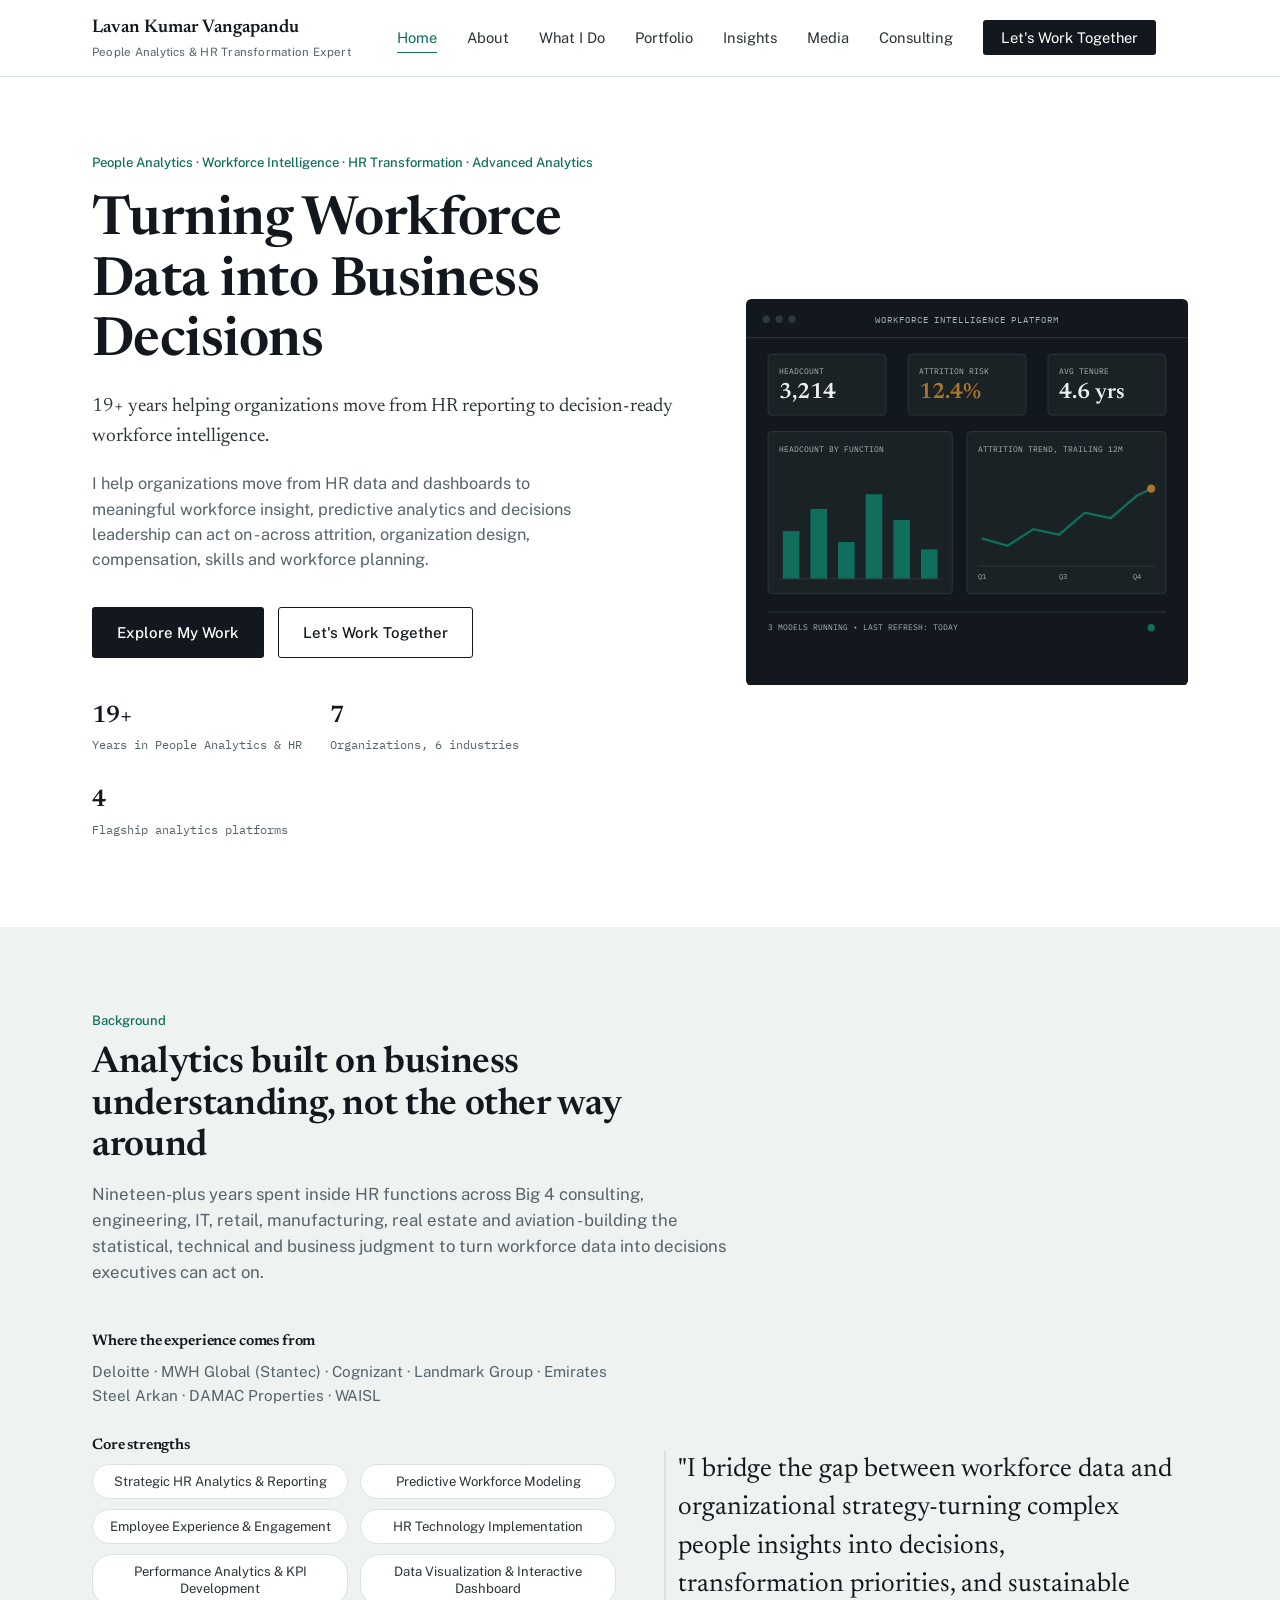
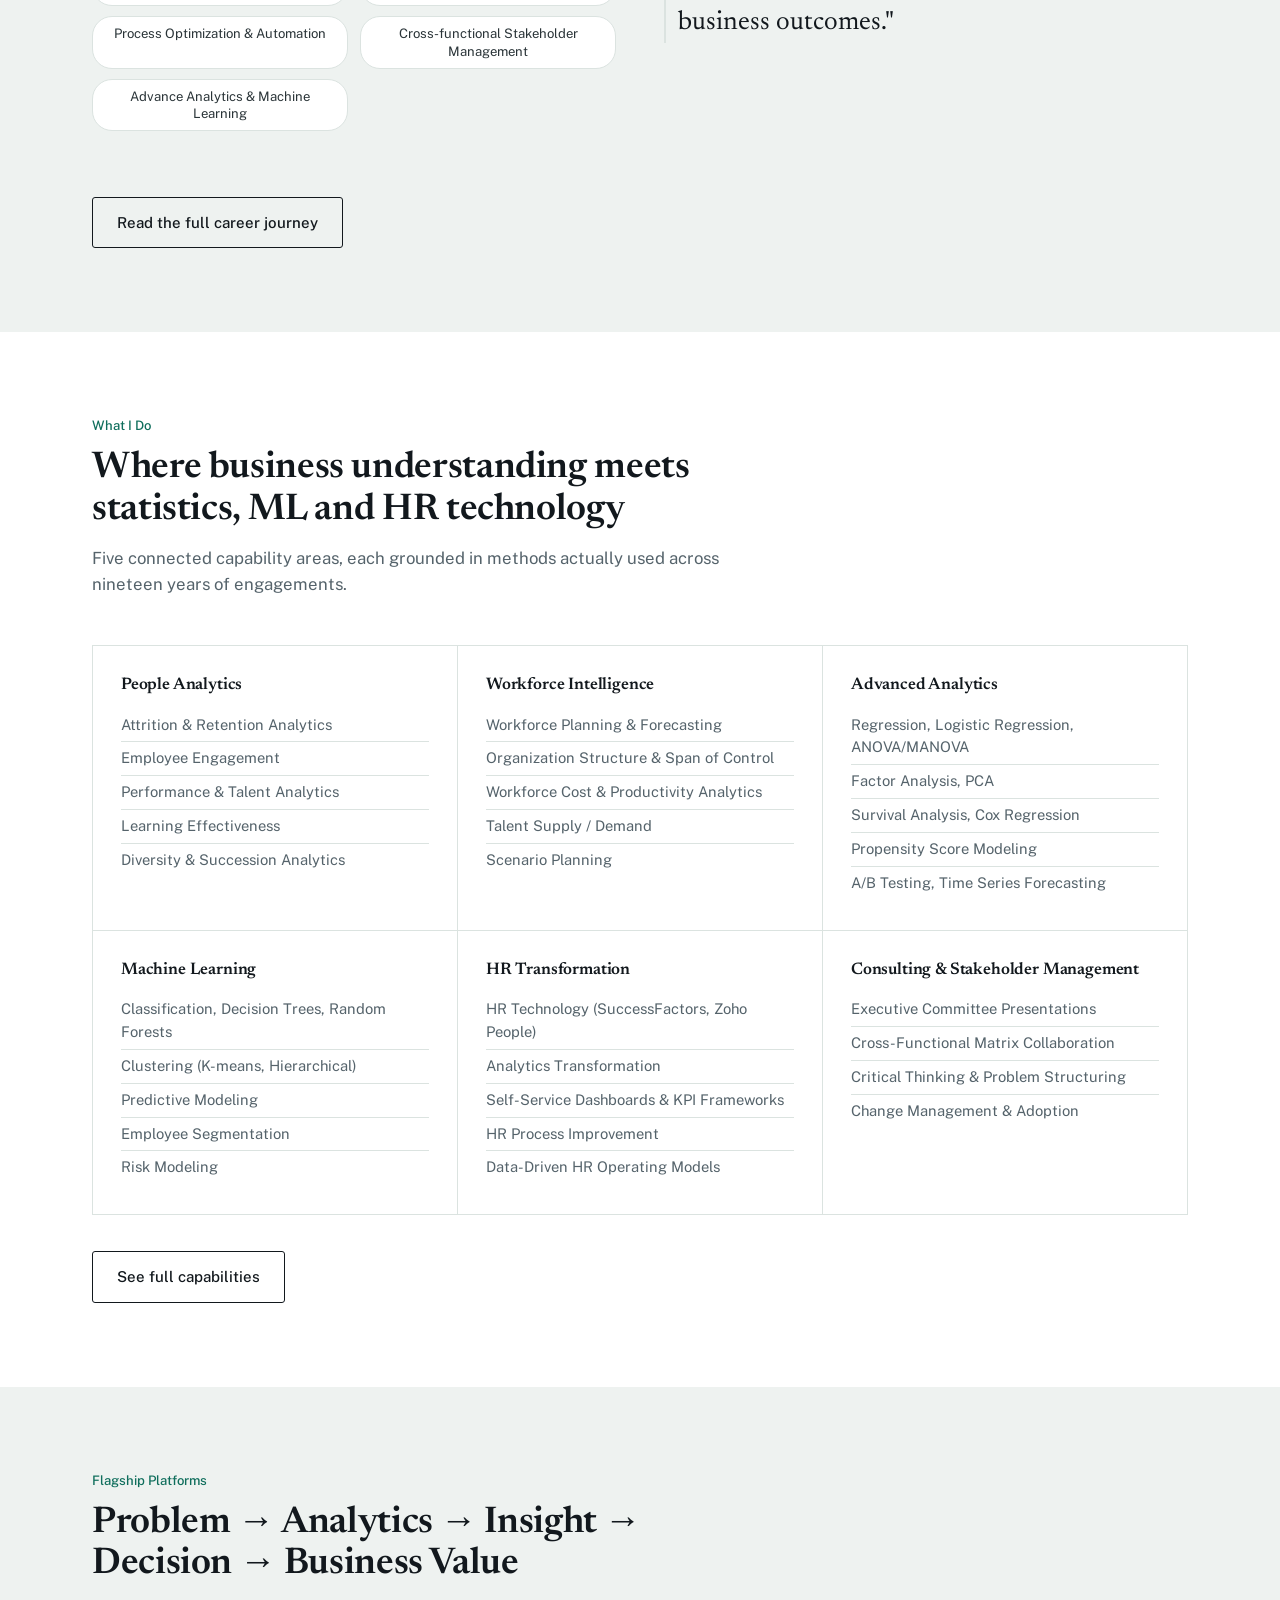
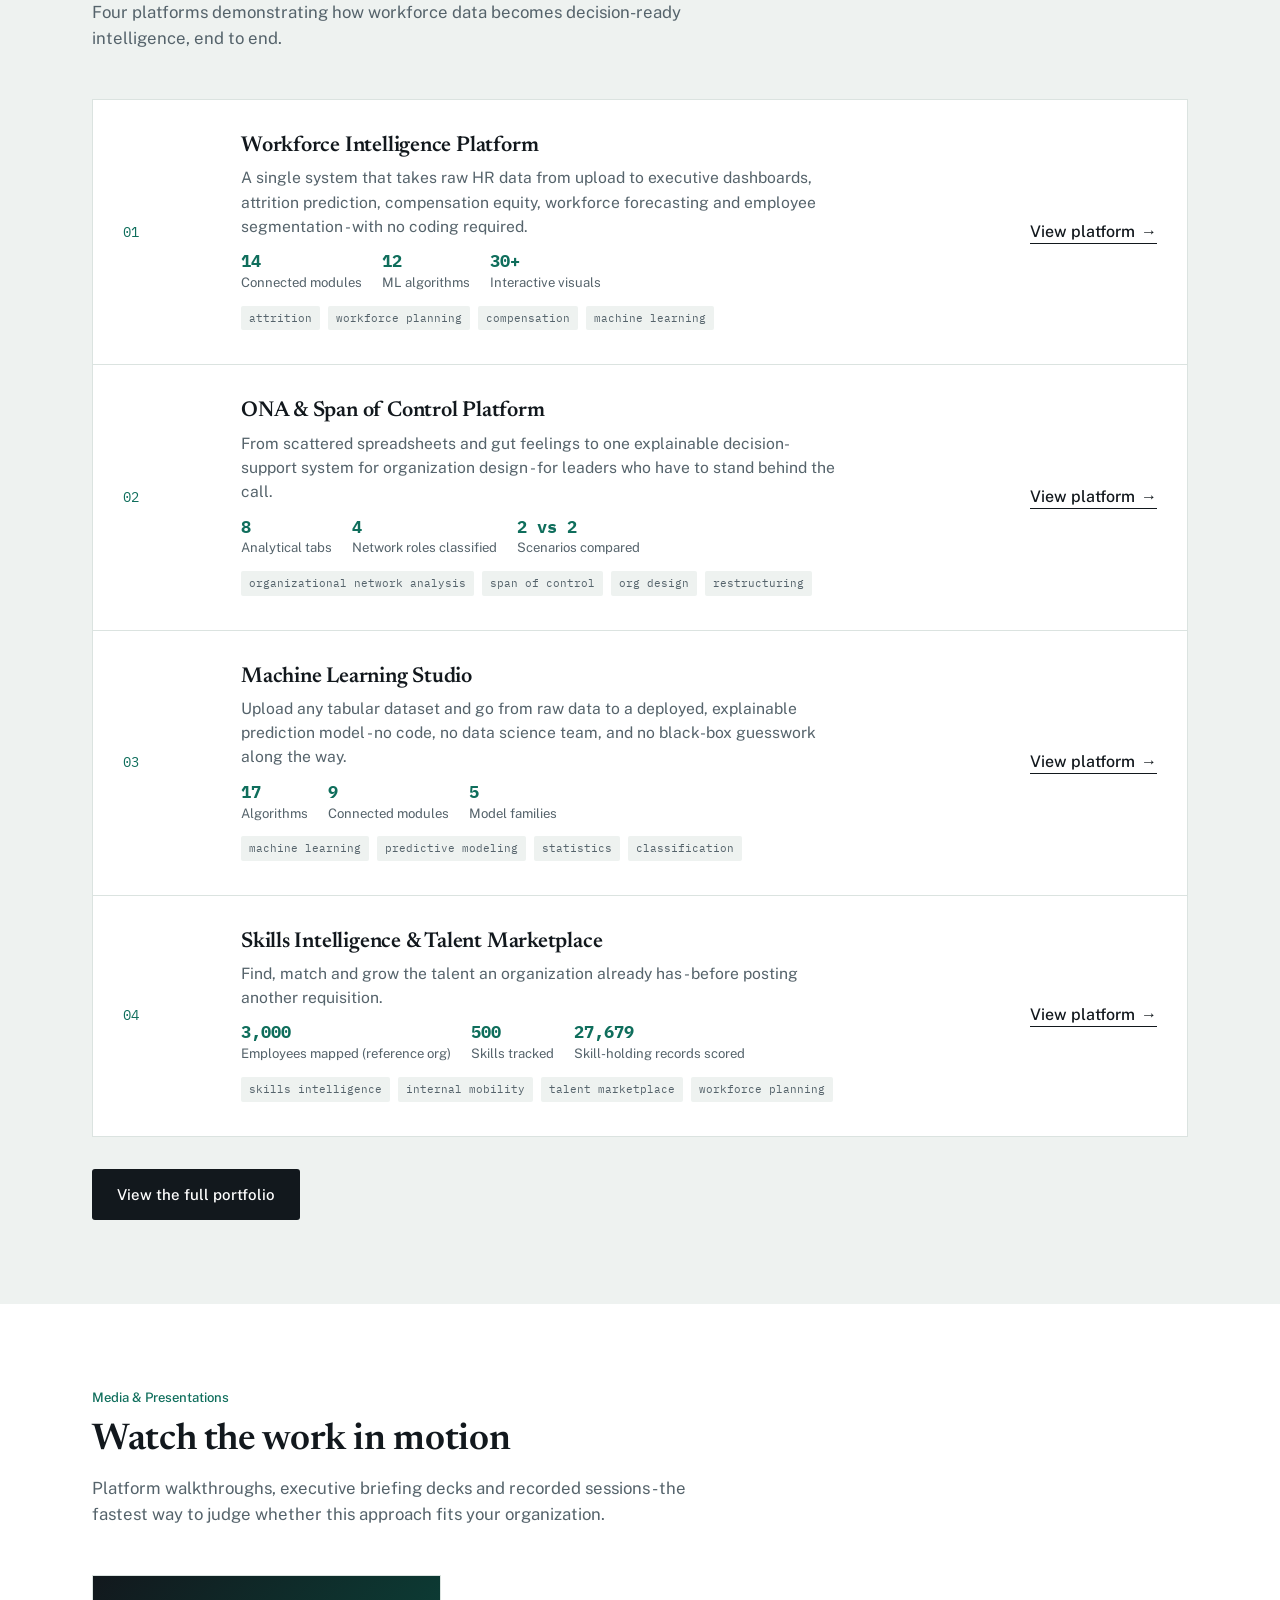
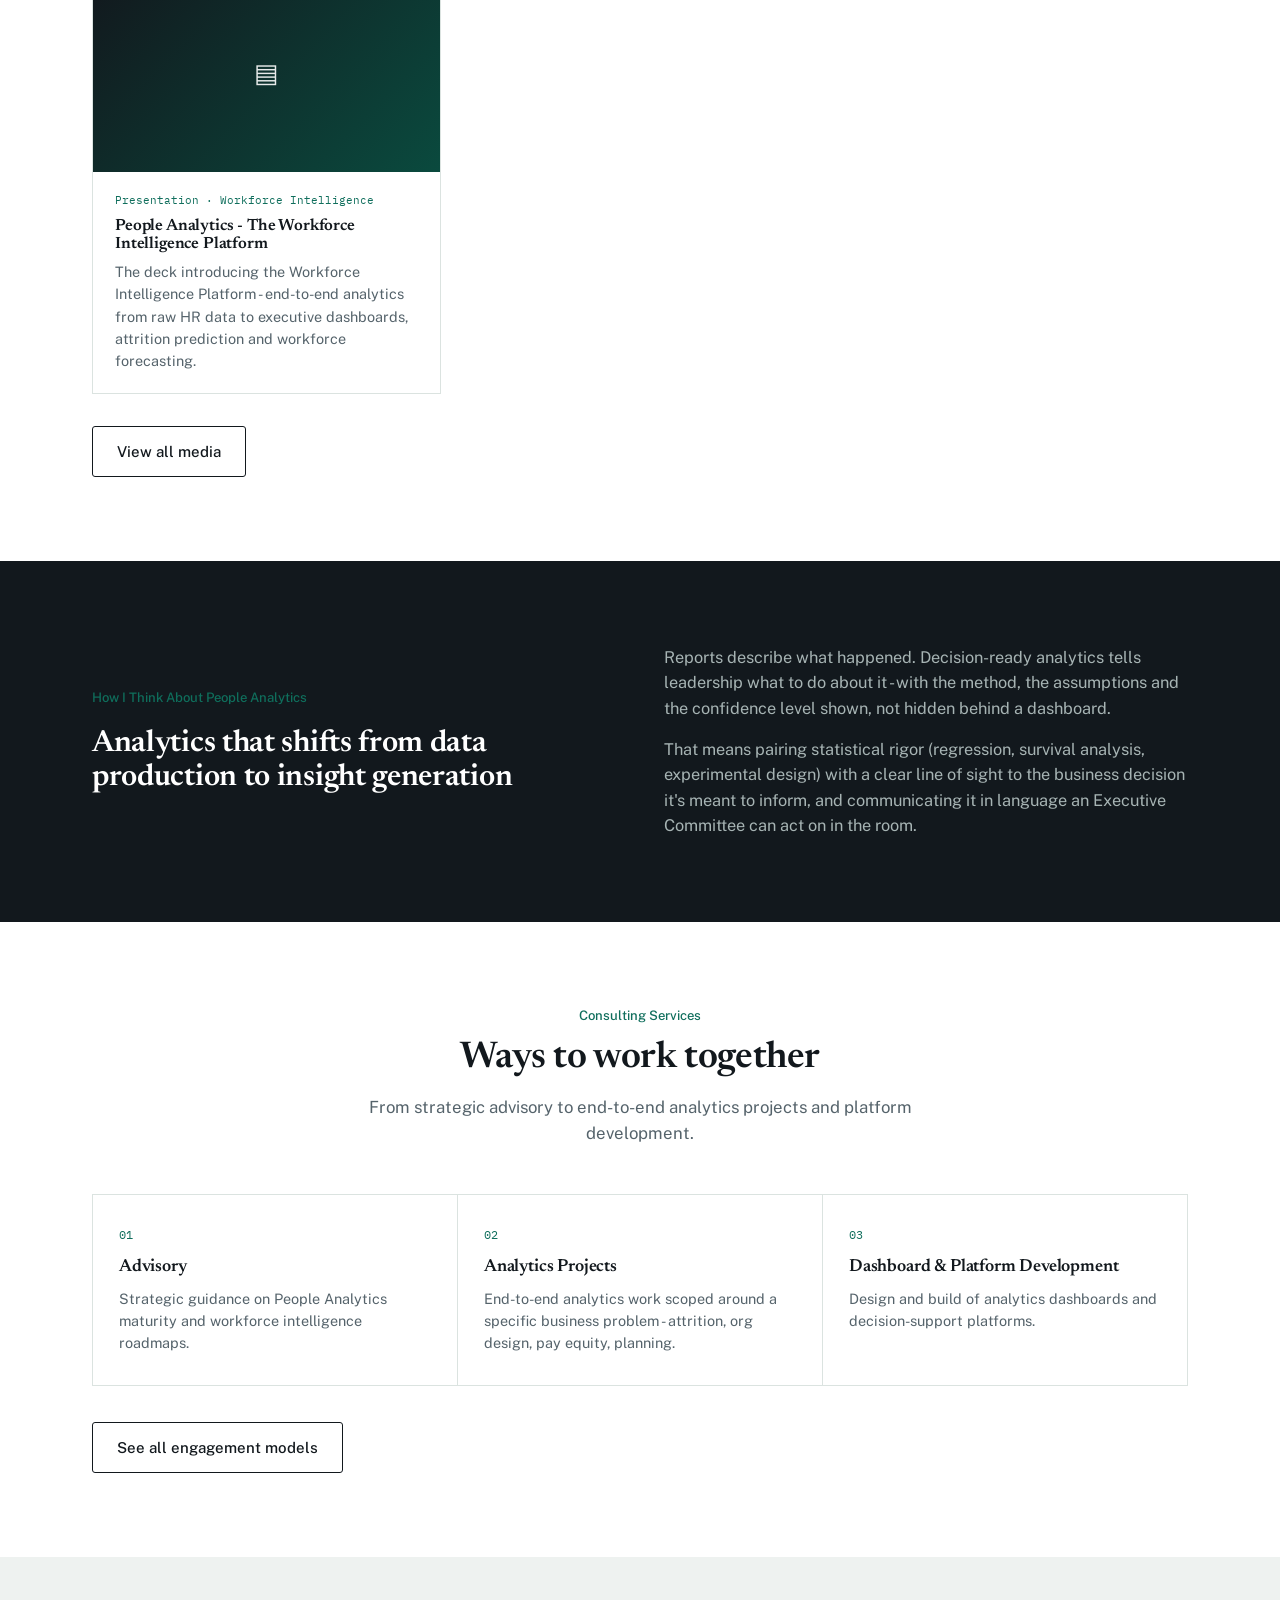
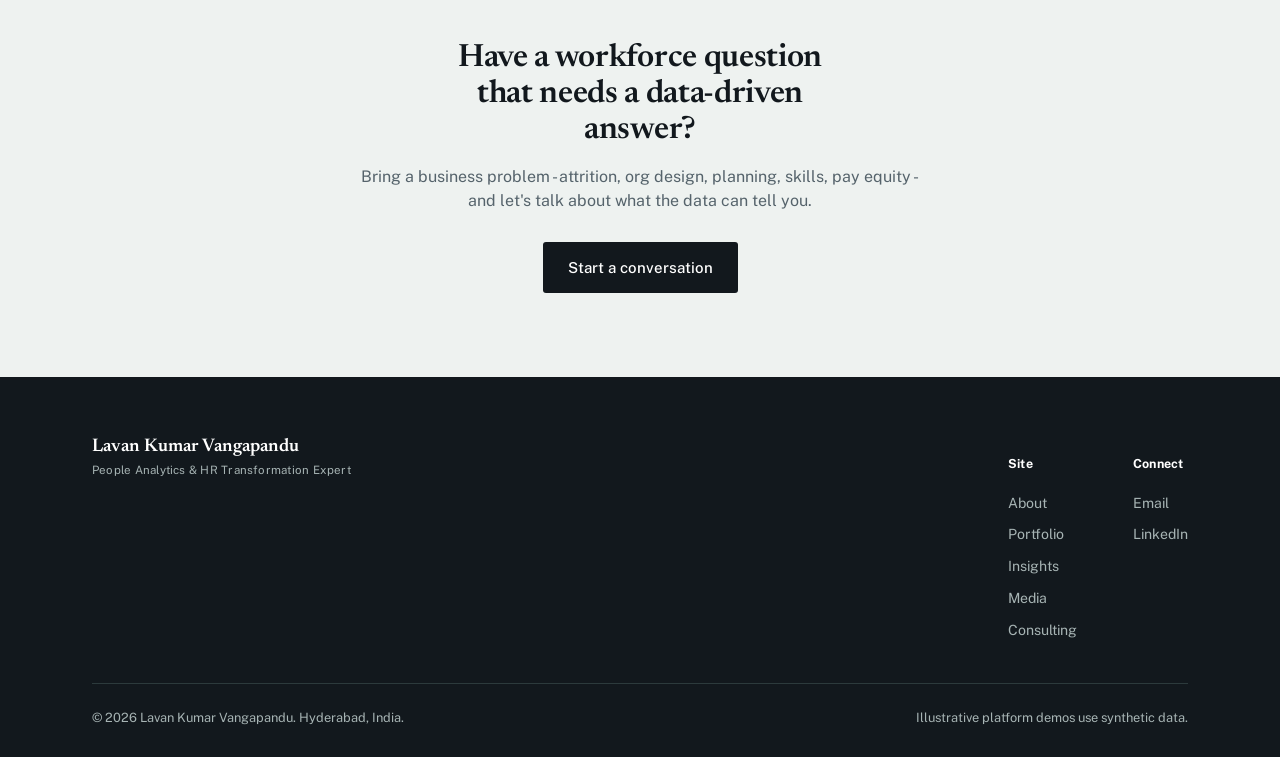
<file: index.html>
<!DOCTYPE html>
<html lang="en">
<head>
<meta charset="UTF-8">
<meta name="viewport" content="width=device-width, initial-scale=1.0">
<title>Lavan Kumar Vangapandu - People Analytics & HR Transformation Expert</title>
<meta name="description" content="People Analytics & HR Transformation expert with 19+ years across Big 4 consulting, engineering, IT, retail, manufacturing, real estate and aviation. Turning workforce data into business decisions.">
<meta property="og:title" content="Lavan Kumar Vangapandu - People Analytics & HR Transformation Expert">
<meta property="og:description" content="Turning workforce data into business decisions. People Analytics consulting, workforce intelligence platforms, and HR transformation.">
<meta property="og:type" content="website">
<meta name="robots" content="index,follow">
<link rel="canonical" href="https://tasthaintelion.com/">
<link rel="stylesheet" href="assets/css/style.css">
<script type="application/ld+json">
{
  "@context": "https://schema.org",
  "@type": "Person",
  "name": "Lavan Kumar Vangapandu",
  "jobTitle": "People Analytics & HR Transformation Expert",
  "url": "https://tasthaintelion.com/",
  "sameAs": [],
  "address": { "@type": "PostalAddress", "addressLocality": "Hyderabad", "addressRegion": "Telangana", "addressCountry": "IN" }
}
</script>
</head>
<body>

<header class="site-header">
  <div class="wrap">
    <a href="index.html" class="brand">
      <span class="brand-name">Lavan Kumar Vangapandu</span>
      <span class="brand-role">People Analytics &amp; HR Transformation Expert</span>
    </a>
    <button class="nav-toggle" aria-label="Toggle menu" aria-expanded="false"><span></span></button>
    <nav class="main-nav">
      <div class="wrap">
        <ul>
          <li><a href="index.html" data-page="index.html" class="active">Home</a></li>
          <li><a href="about.html" data-page="about.html">About</a></li>
          <li><a href="what-i-do.html" data-page="what-i-do.html">What I Do</a></li>
          <li><a href="portfolio.html" data-page="portfolio.html">Portfolio</a></li>
          <li><a href="insights.html" data-page="insights.html">Insights</a></li>
          <li><a href="media.html" data-page="media.html">Media</a></li>
          <li><a href="consulting.html" data-page="consulting.html">Consulting</a></li>
          <li><a href="consulting.html#contact" class="nav-cta">Let's Work Together</a></li>
        </ul>
      </div>
    </nav>
  </div>
</header>

<main>

  <!-- HERO -->
  <section class="hero">
    <div class="wrap">
      <div>
        <div class="eyebrow">People Analytics · Workforce Intelligence · HR Transformation · Advanced Analytics</div>
        <h1>Turning Workforce Data into Business Decisions</h1>
        <p class="lede">19+ years helping organizations move from HR reporting to decision-ready workforce intelligence.</p>
        <p class="support">I help organizations move from HR data and dashboards to meaningful workforce insight, predictive analytics and decisions leadership can act on - across attrition, organization design, compensation, skills and workforce planning.</p>
        <div class="cta-row">
          <a href="portfolio.html" class="btn btn-primary">Explore My Work</a>
          <a href="consulting.html#contact" class="btn btn-outline">Let's Work Together</a>
        </div>
        <div class="hero-meta">
          <div><strong>19+</strong>Years in People Analytics &amp; HR</div>
          <div><strong>7</strong>Organizations, 6 industries</div>
          <div><strong>4</strong>Flagship analytics platforms</div>
        </div>
      </div>
      <div class="hero-viz" aria-hidden="true">
        <svg viewBox="0 0 480 420" xmlns="http://www.w3.org/2000/svg">
          <rect x="0" y="0" width="480" height="420" rx="6" fill="#12181D"/>

          <!-- window chrome -->
          <circle cx="22" cy="22" r="4" fill="#2C3A3C"/>
          <circle cx="36" cy="22" r="4" fill="#2C3A3C"/>
          <circle cx="50" cy="22" r="4" fill="#2C3A3C"/>
          <text x="240" y="26" text-anchor="middle" fill="#A7B4B4" font-family="IBM Plex Mono, monospace" font-size="10" letter-spacing="1">WORKFORCE INTELLIGENCE PLATFORM</text>
          <line x1="0" y1="42" x2="480" y2="42" stroke="#2C3A3C" stroke-width="1"/>

          <!-- KPI tiles -->
          <g>
            <rect x="24" y="60" width="128" height="66" rx="4" fill="#1A2226" stroke="#2C3A3C"/>
            <text x="36" y="82" fill="#A7B4B4" font-family="IBM Plex Mono, monospace" font-size="9">HEADCOUNT</text>
            <text x="36" y="108" fill="#EDEFEE" font-family="Newsreader, serif" font-size="24" font-weight="600">3,214</text>
          </g>
          <g>
            <rect x="176" y="60" width="128" height="66" rx="4" fill="#1A2226" stroke="#2C3A3C"/>
            <text x="188" y="82" fill="#A7B4B4" font-family="IBM Plex Mono, monospace" font-size="9">ATTRITION RISK</text>
            <text x="188" y="108" fill="#A9752B" font-family="Newsreader, serif" font-size="24" font-weight="600">12.4%</text>
          </g>
          <g>
            <rect x="328" y="60" width="128" height="66" rx="4" fill="#1A2226" stroke="#2C3A3C"/>
            <text x="340" y="82" fill="#A7B4B4" font-family="IBM Plex Mono, monospace" font-size="9">AVG TENURE</text>
            <text x="340" y="108" fill="#EDEFEE" font-family="Newsreader, serif" font-size="24" font-weight="600">4.6 yrs</text>
          </g>

          <!-- bar chart panel -->
          <rect x="24" y="144" width="200" height="176" rx="4" fill="#1A2226" stroke="#2C3A3C"/>
          <text x="36" y="166" fill="#A7B4B4" font-family="IBM Plex Mono, monospace" font-size="9">HEADCOUNT BY FUNCTION</text>
          <g fill="#0F6E5C">
            <rect x="40" y="252" width="18" height="52"/>
            <rect x="70" y="228" width="18" height="76"/>
            <rect x="100" y="264" width="18" height="40"/>
            <rect x="130" y="212" width="18" height="92"/>
            <rect x="160" y="240" width="18" height="64"/>
            <rect x="190" y="272" width="18" height="32"/>
          </g>
          <line x1="36" y1="304" x2="212" y2="304" stroke="#2C3A3C" stroke-width="1"/>

          <!-- trend line panel -->
          <rect x="240" y="144" width="216" height="176" rx="4" fill="#1A2226" stroke="#2C3A3C"/>
          <text x="252" y="166" fill="#A7B4B4" font-family="IBM Plex Mono, monospace" font-size="9">ATTRITION TREND, TRAILING 12M</text>
          <polyline points="256,260 284,268 312,250 340,256 368,232 396,238 424,214 440,206"
                    fill="none" stroke="#0F6E5C" stroke-width="2.5"/>
          <circle cx="440" cy="206" r="4.5" fill="#A9752B"/>
          <line x1="252" y1="290" x2="444" y2="290" stroke="#2C3A3C" stroke-width="1"/>
          <g fill="#A7B4B4" font-family="IBM Plex Mono, monospace" font-size="8">
            <text x="252" y="304">Q1</text>
            <text x="340" y="304">Q3</text>
            <text x="420" y="304">Q4</text>
          </g>

          <!-- footer status line -->
          <line x1="24" y1="340" x2="456" y2="340" stroke="#2C3A3C" stroke-width="1"/>
          <text x="24" y="360" fill="#A7B4B4" font-family="IBM Plex Mono, monospace" font-size="9">3 MODELS RUNNING &#8226; LAST REFRESH: TODAY</text>
          <circle cx="440" cy="357" r="4" fill="#0F6E5C"/>
        </svg>
      </div>
    </div>
  </section>

  <!-- CREDIBILITY -->
  <section class="alt">
    <div class="wrap">
      <div class="section-head">
        <div class="eyebrow">Background</div>
        <h2>Analytics built on business understanding, not the other way around</h2>
        <p>Nineteen-plus years spent inside HR functions across Big 4 consulting, engineering, IT, retail, manufacturing, real estate and aviation - building the statistical, technical and business judgment to turn workforce data into decisions executives can act on.</p>
      </div>
      <div class="two-col">
        <div>
          <div class="comp-block">
            <h4>Where the experience comes from</h4>
            <p style="color:var(--slate); font-size:0.95rem;">Deloitte · MWH Global (Stantec) · Cognizant · Landmark Group · Emirates Steel Arkan · DAMAC Properties · WAISL</p>
          </div>
          <div class="comp-block">
            <h4>Core strengths</h4>
            <div class="pill-row">
              <span class="pill">Strategic HR Analytics &amp; Reporting</span>
              <span class="pill">Predictive Workforce Modeling</span>
              <span class="pill">Employee Experience &amp; Engagement</span>
              <span class="pill">HR Technology Implementation</span>
              <span class="pill">Performance Analytics &amp; KPI Development</span>
              <span class="pill">Data Visualization &amp; Interactive Dashboard</span>
              <span class="pill">Process Optimization &amp; Automation</span>
              <span class="pill">Cross-functional Stakeholder Management</span>
              <span class="pill">Advance Analytics &amp; Machine Learning</span>
            </div>
          </div>
        </div>
        <div class="quote-block">
          "I bridge the gap between workforce data and organizational strategy-turning complex people insights into decisions, transformation priorities, and sustainable business outcomes."
        </div>
      </div>
      <div class="cta-row" style="margin-top:36px;">
        <a href="about.html" class="btn btn-outline">Read the full career journey</a>
      </div>
    </div>
  </section>

  <!-- WHAT I DO -->
  <section>
    <div class="wrap">
      <div class="section-head">
        <div class="eyebrow">What I Do</div>
        <h2>Where business understanding meets statistics, ML and HR technology</h2>
        <p>Five connected capability areas, each grounded in methods actually used across nineteen years of engagements.</p>
      </div>
      <div class="capability-grid">
        <div class="capability-card">
          <h3>People Analytics</h3>
          <ul>
            <li>Attrition &amp; Retention Analytics</li>
            <li>Employee Engagement</li>
            <li>Performance &amp; Talent Analytics</li>
            <li>Learning Effectiveness</li>
            <li>Diversity &amp; Succession Analytics</li>
          </ul>
        </div>
        <div class="capability-card">
          <h3>Workforce Intelligence</h3>
          <ul>
            <li>Workforce Planning &amp; Forecasting</li>
            <li>Organization Structure &amp; Span of Control</li>
            <li>Workforce Cost &amp; Productivity Analytics</li>
            <li>Talent Supply / Demand</li>
            <li>Scenario Planning</li>
          </ul>
        </div>
        <div class="capability-card">
          <h3>Advanced Analytics</h3>
          <ul>
            <li>Regression, Logistic Regression, ANOVA/MANOVA</li>
            <li>Factor Analysis, PCA</li>
            <li>Survival Analysis, Cox Regression</li>
            <li>Propensity Score Modeling</li>
            <li>A/B Testing, Time Series Forecasting</li>
          </ul>
        </div>
        <div class="capability-card">
          <h3>Machine Learning</h3>
          <ul>
            <li>Classification, Decision Trees, Random Forests</li>
            <li>Clustering (K-means, Hierarchical)</li>
            <li>Predictive Modeling</li>
            <li>Employee Segmentation</li>
            <li>Risk Modeling</li>
          </ul>
        </div>
        <div class="capability-card">
          <h3>HR Transformation</h3>
          <ul>
            <li>HR Technology (SuccessFactors, Zoho People)</li>
            <li>Analytics Transformation</li>
            <li>Self-Service Dashboards &amp; KPI Frameworks</li>
            <li>HR Process Improvement</li>
            <li>Data-Driven HR Operating Models</li>
          </ul>
        </div>
        <div class="capability-card">
          <h3>Consulting &amp; Stakeholder Management</h3>
          <ul>
            <li>Executive Committee Presentations</li>
            <li>Cross-Functional Matrix Collaboration</li>
            <li>Critical Thinking &amp; Problem Structuring</li>
            <li>Change Management &amp; Adoption</li>
          </ul>
        </div>
      </div>
      <div class="cta-row" style="margin-top:36px;">
        <a href="what-i-do.html" class="btn btn-outline">See full capabilities</a>
      </div>
    </div>
  </section>

  <!-- FLAGSHIP PROJECTS -->
  <section class="alt">
    <div class="wrap">
      <div class="section-head">
        <div class="eyebrow">Flagship Platforms</div>
        <h2>Problem → Analytics → Insight → Decision → Business Value</h2>
        <p>Four platforms demonstrating how workforce data becomes decision-ready intelligence, end to end.</p>
      </div>
      <div class="flagship-list" id="home-flagship-list"></div>
      <div class="cta-row" style="margin-top:32px;">
        <a href="portfolio.html" class="btn btn-primary">View the full portfolio</a>
      </div>
    </div>
  </section>

  <!-- MEDIA TEASER -->
  <section id="media-teaser-section">
    <div class="wrap">
      <div class="section-head">
        <div class="eyebrow">Media &amp; Presentations</div>
        <h2>Watch the work in motion</h2>
        <p>Platform walkthroughs, executive briefing decks and recorded sessions - the fastest way to judge whether this approach fits your organization.</p>
      </div>
      <div class="media-teaser-grid" id="home-media-teaser"></div>
      <div class="cta-row" style="margin-top:32px;">
        <a href="media.html" class="btn btn-outline">View all media</a>
      </div>
    </div>
  </section>

  <!-- HOW I THINK -->
  <section class="dark">
    <div class="wrap two-col">
      <div>
        <div class="eyebrow">How I Think About People Analytics</div>
        <h2 style="color:var(--white); font-size:1.9rem;">Analytics that shifts from data production to insight generation</h2>
      </div>
      <div class="slate-text" style="font-size:1.02rem; align-self:center;">
        <p>Reports describe what happened. Decision-ready analytics tells leadership what to do about it - with the method, the assumptions and the confidence level shown, not hidden behind a dashboard.</p>
        <p style="margin-top:16px;">That means pairing statistical rigor (regression, survival analysis, experimental design) with a clear line of sight to the business decision it's meant to inform, and communicating it in language an Executive Committee can act on in the room.</p>
      </div>
    </div>
  </section>

  <!-- CONSULTING TEASER -->
  <section>
    <div class="wrap">
      <div class="section-head center">
        <div class="eyebrow">Consulting Services</div>
        <h2>Ways to work together</h2>
        <p>From strategic advisory to end-to-end analytics projects and platform development.</p>
      </div>
      <div class="engage-grid">
        <div class="engage-card"><div class="n">01</div><h3>Advisory</h3><p>Strategic guidance on People Analytics maturity and workforce intelligence roadmaps.</p></div>
        <div class="engage-card"><div class="n">02</div><h3>Analytics Projects</h3><p>End-to-end analytics work scoped around a specific business problem - attrition, org design, pay equity, planning.</p></div>
        <div class="engage-card"><div class="n">03</div><h3>Dashboard &amp; Platform Development</h3><p>Design and build of analytics dashboards and decision-support platforms.</p></div>
      </div>
      <div class="cta-row" style="margin-top:36px; justify-content:center;">
        <a href="consulting.html" class="btn btn-outline">See all engagement models</a>
      </div>
    </div>
  </section>

  <!-- FINAL CTA -->
  <section class="alt">
    <div class="wrap" style="text-align:center;">
      <h2 style="font-size:2rem; max-width:20ch; margin:0 auto;">Have a workforce question that needs a data-driven answer?</h2>
      <p style="color:var(--slate); margin-top:16px; max-width:56ch; margin-left:auto; margin-right:auto;">Bring a business problem - attrition, org design, planning, skills, pay equity - and let's talk about what the data can tell you.</p>
      <div class="cta-row" style="margin-top:28px; justify-content:center;">
        <a href="consulting.html#contact" class="btn btn-primary">Start a conversation</a>
      </div>
    </div>
  </section>

</main>

<footer>
  <div class="wrap">
    <div class="footer-top">
      <div>
        <div class="brand-name">Lavan Kumar Vangapandu</div>
        <div class="brand-role">People Analytics &amp; HR Transformation Expert</div>
      </div>
      <div class="footer-links">
        <div class="footer-col">
          <h5>Site</h5>
          <a href="about.html">About</a>
          <a href="portfolio.html">Portfolio</a>
          <a href="insights.html">Insights</a>
          <a href="media.html">Media</a>
          <a href="consulting.html">Consulting</a>
        </div>
        <div class="footer-col">
          <h5>Connect</h5>
          <a href="mailto:lavan@tasthaintelion.com">Email</a>
          <a href="https://www.linkedin.com/" target="_blank" rel="noopener">LinkedIn</a>
        </div>
      </div>
    </div>
    <div class="footer-bottom">
      <span>© <span id="year"></span> Lavan Kumar Vangapandu. Hyderabad, India.</span>
      <span>Illustrative platform demos use synthetic data.</span>
    </div>
  </div>
</footer>

<script src="assets/js/main.js"></script>
<script src="assets/js/portfolio.js"></script>
<script src="assets/js/media.js"></script>
<script>
  loadJSON('data/projects.json').then(projects => renderFlagshipList('home-flagship-list', projects));
  loadJSON('data/media.json').then(items => renderMediaTeaser('home-media-teaser', items, 3));
</script>
</body>
</html>
</file>
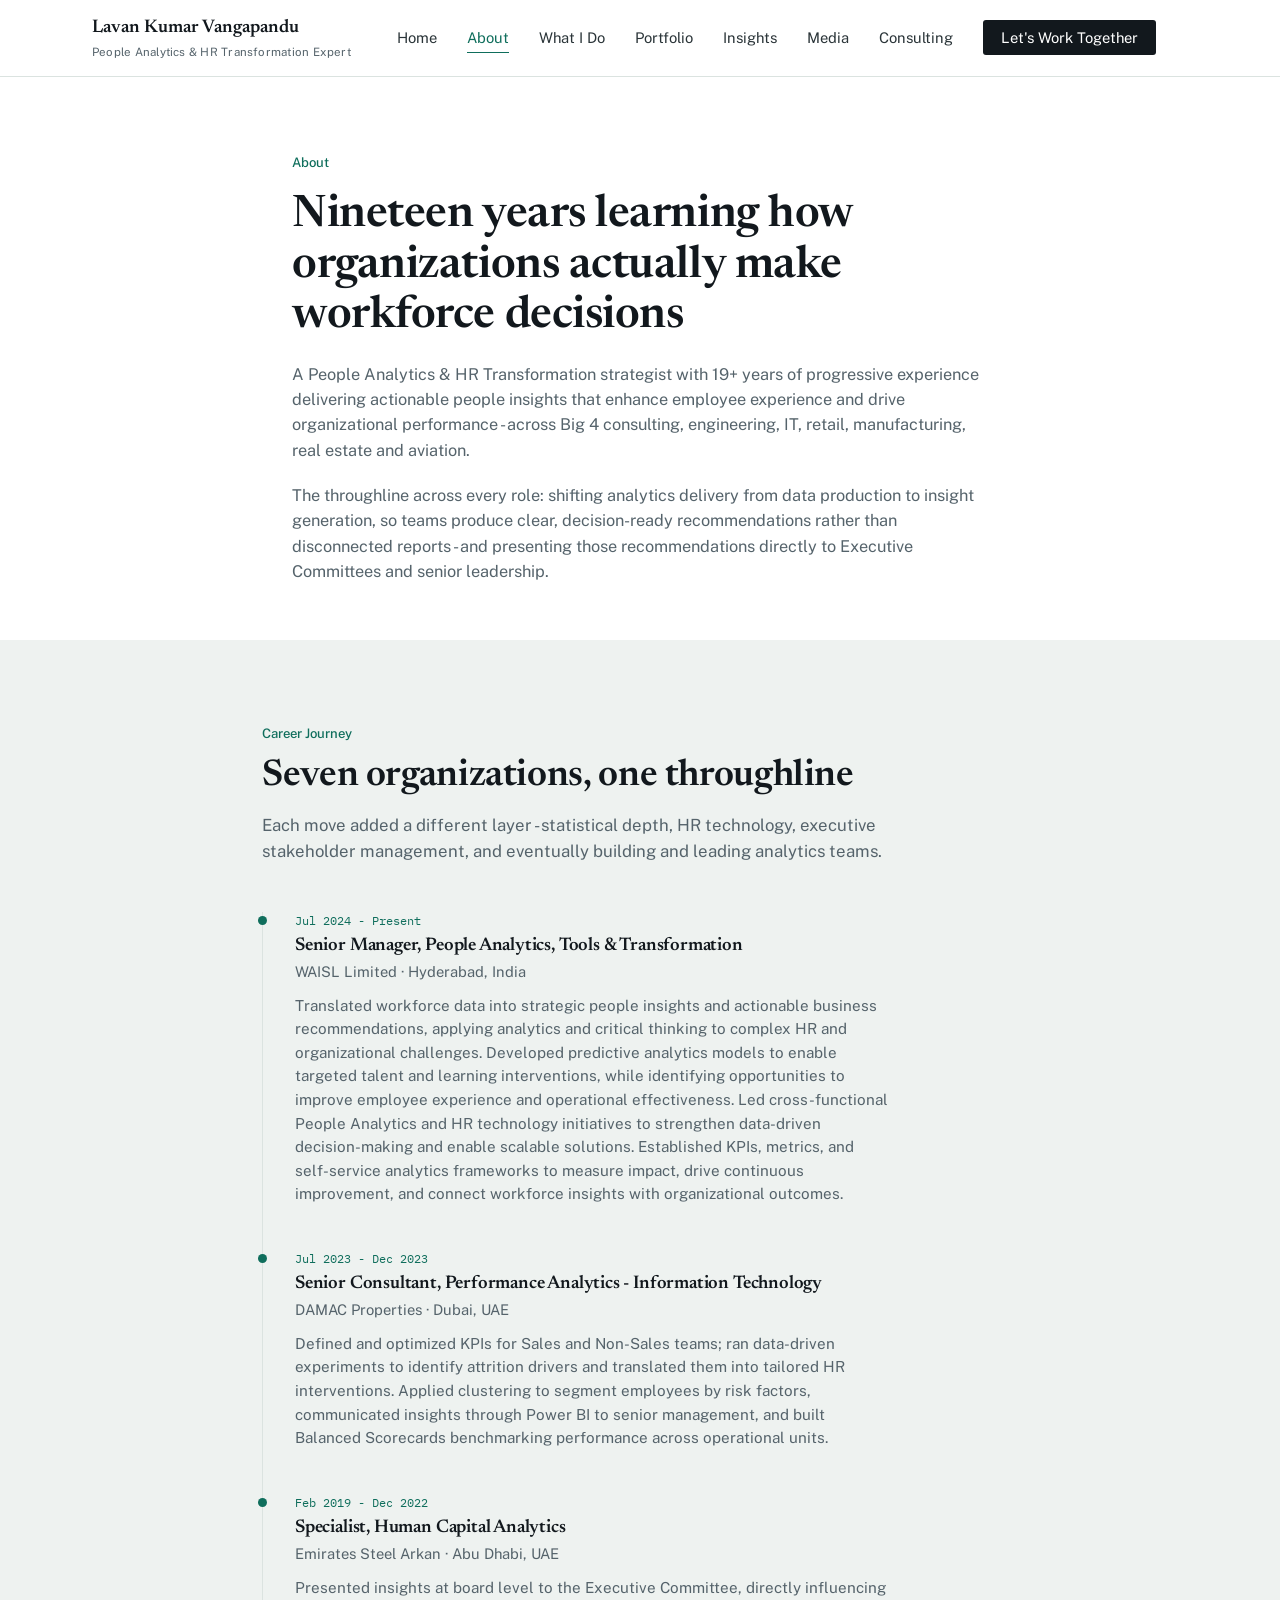
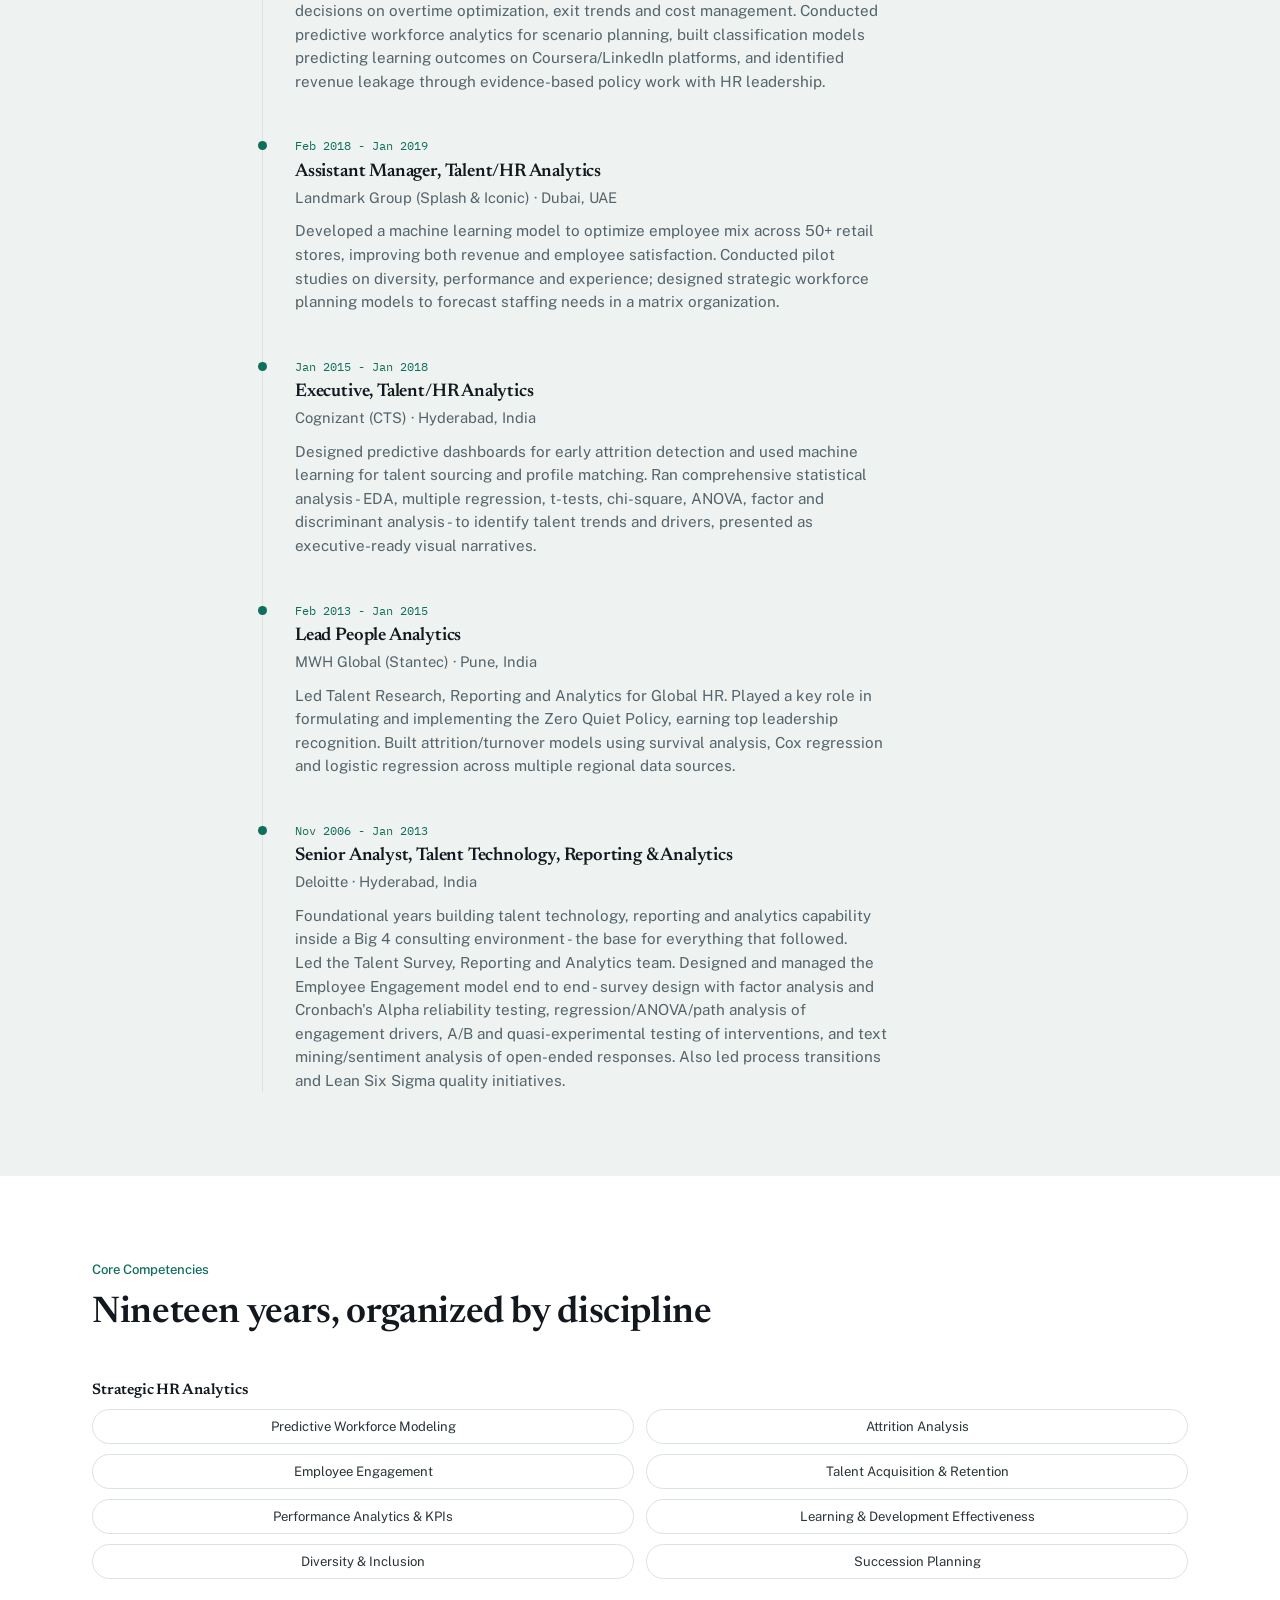
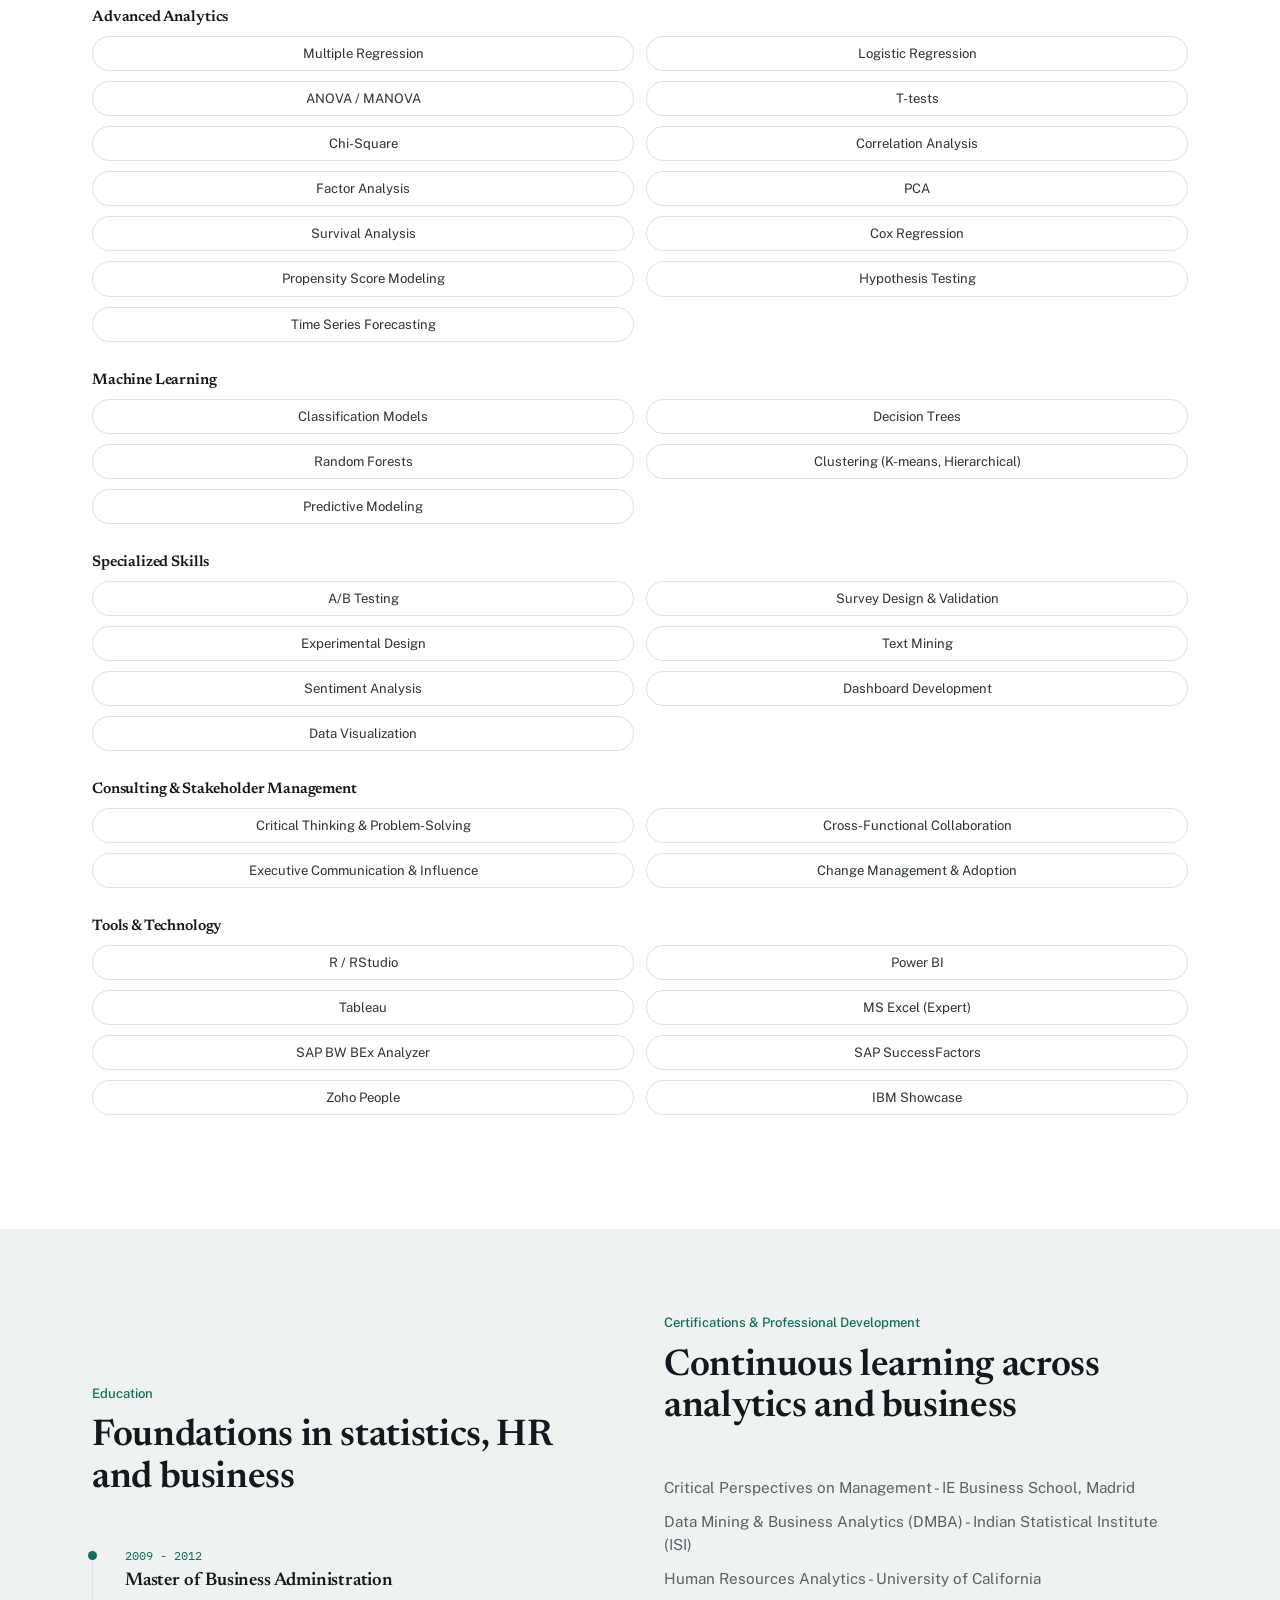
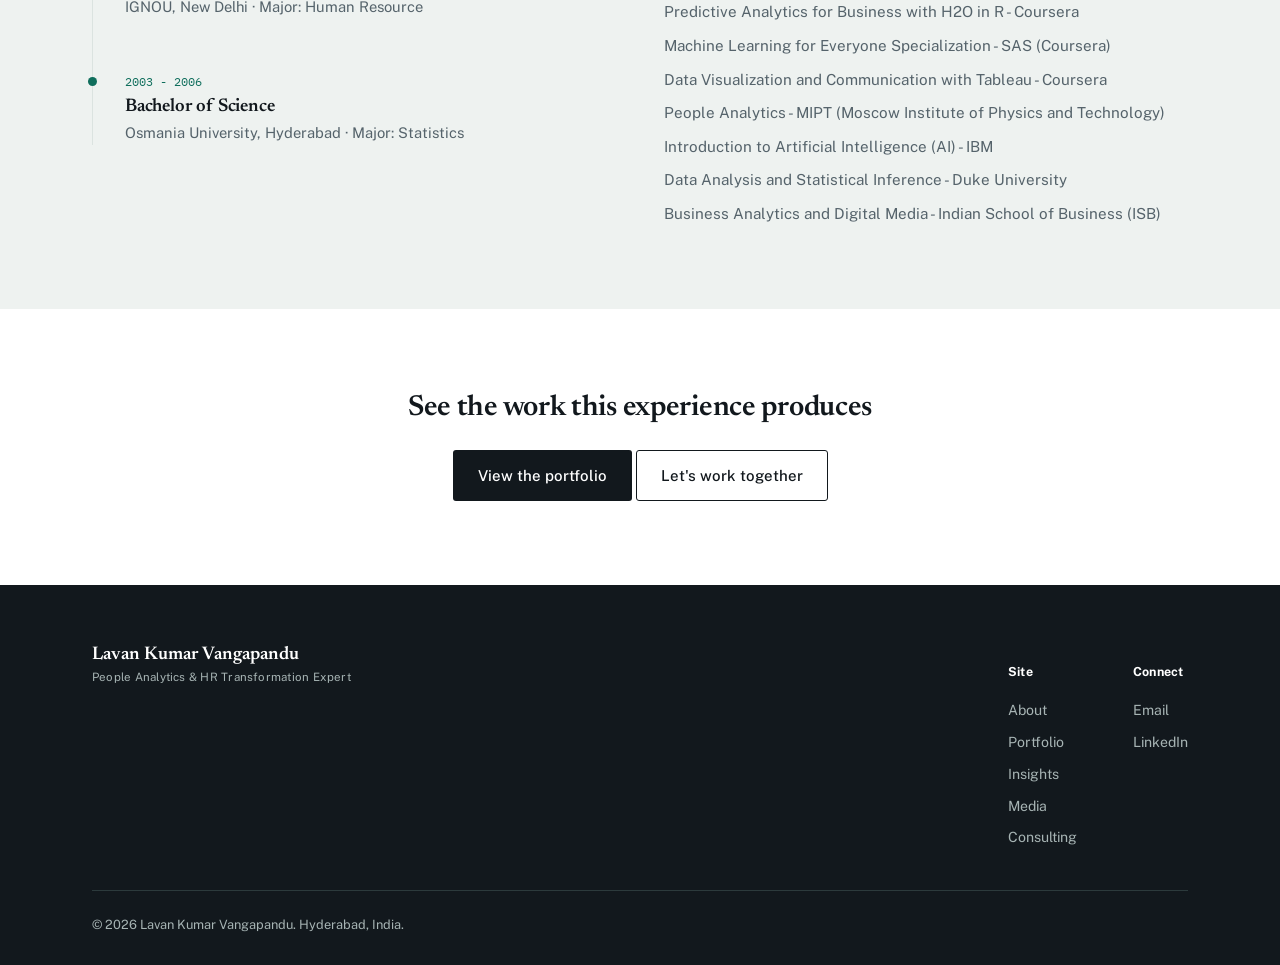
<file: about.html>
<!DOCTYPE html>
<html lang="en">
<head>
<meta charset="UTF-8">
<meta name="viewport" content="width=device-width, initial-scale=1.0">
<title>About - Lavan Kumar Vangapandu | People Analytics & HR Transformation Expert</title>
<meta name="description" content="19+ years of People Analytics and HR Transformation experience across Deloitte, MWH Global/Stantec, Cognizant, Landmark Group, Emirates Steel Arkan, DAMAC Properties and WAISL.">
<link rel="stylesheet" href="assets/css/style.css">
</head>
<body>

<header class="site-header">
  <div class="wrap">
    <a href="index.html" class="brand">
      <span class="brand-name">Lavan Kumar Vangapandu</span>
      <span class="brand-role">People Analytics &amp; HR Transformation Expert</span>
    </a>
    <button class="nav-toggle" aria-label="Toggle menu" aria-expanded="false"><span></span></button>
    <nav class="main-nav">
      <div class="wrap">
        <ul>
          <li><a href="index.html" data-page="index.html">Home</a></li>
          <li><a href="about.html" data-page="about.html" class="active">About</a></li>
          <li><a href="what-i-do.html" data-page="what-i-do.html">What I Do</a></li>
          <li><a href="portfolio.html" data-page="portfolio.html">Portfolio</a></li>
          <li><a href="insights.html" data-page="insights.html">Insights</a></li>
          <li><a href="media.html" data-page="media.html">Media</a></li>
          <li><a href="consulting.html" data-page="consulting.html">Consulting</a></li>
          <li><a href="consulting.html#contact" class="nav-cta">Let's Work Together</a></li>
        </ul>
      </div>
    </nav>
  </div>
</header>

<main>

  <section class="hero" style="padding-bottom:56px;">
    <div class="wrap" style="grid-template-columns:1fr; max-width:760px;">
      <div>
        <div class="eyebrow">About</div>
        <h1 style="font-size:clamp(2rem,4vw,2.8rem);">Nineteen years learning how organizations actually make workforce decisions</h1>
        <p class="support" style="margin-top:20px; max-width:70ch;">A People Analytics &amp; HR Transformation strategist with 19+ years of progressive experience delivering actionable people insights that enhance employee experience and drive organizational performance - across Big 4 consulting, engineering, IT, retail, manufacturing, real estate and aviation.</p>
        <p class="support" style="max-width:70ch;">The throughline across every role: shifting analytics delivery from data production to insight generation, so teams produce clear, decision-ready recommendations rather than disconnected reports - and presenting those recommendations directly to Executive Committees and senior leadership.</p>
      </div>
    </div>
  </section>

  <!-- CAREER JOURNEY -->
  <section class="alt">
    <div class="wrap" style="max-width:820px;">
      <div class="section-head">
        <div class="eyebrow">Career Journey</div>
        <h2>Seven organizations, one throughline</h2>
        <p>Each move added a different layer - statistical depth, HR technology, executive stakeholder management, and eventually building and leading analytics teams.</p>
      </div>

      <div class="journey">
        <div class="journey-item">
          <div class="when">Jul 2024 - Present</div>
          <h3>Senior Manager, People Analytics, Tools &amp; Transformation</h3>
          <div class="org">WAISL Limited · Hyderabad, India</div>
          <p>Translated workforce data into strategic people insights and actionable business recommendations, applying analytics and critical thinking to complex HR and organizational challenges. Developed predictive analytics models to enable targeted talent and learning interventions, while identifying opportunities to improve employee experience and operational effectiveness. Led cross-functional People Analytics and HR technology initiatives to strengthen data-driven decision-making and enable scalable solutions. Established KPIs, metrics, and self-service analytics frameworks to measure impact, drive continuous improvement, and connect workforce insights with organizational outcomes.</p>
        </div>
        <div class="journey-item">
          <div class="when">Jul 2023 - Dec 2023</div>
          <h3>Senior Consultant, Performance Analytics - Information Technology</h3>
          <div class="org">DAMAC Properties · Dubai, UAE</div>
          <p>Defined and optimized KPIs for Sales and Non-Sales teams; ran data-driven experiments to identify attrition drivers and translated them into tailored HR interventions. Applied clustering to segment employees by risk factors, communicated insights through Power BI to senior management, and built Balanced Scorecards benchmarking performance across operational units.</p>
        </div>
        <div class="journey-item">
          <div class="when">Feb 2019 - Dec 2022</div>
          <h3>Specialist, Human Capital Analytics</h3>
          <div class="org">Emirates Steel Arkan · Abu Dhabi, UAE</div>
          <p>Presented insights at board level to the Executive Committee, directly influencing decisions on overtime optimization, exit trends and cost management. Conducted predictive workforce analytics for scenario planning, built classification models predicting learning outcomes on Coursera/LinkedIn platforms, and identified revenue leakage through evidence-based policy work with HR leadership.</p>
        </div>
        <div class="journey-item">
          <div class="when">Feb 2018 - Jan 2019</div>
          <h3>Assistant Manager, Talent/HR Analytics</h3>
          <div class="org">Landmark Group (Splash &amp; Iconic) · Dubai, UAE</div>
          <p>Developed a machine learning model to optimize employee mix across 50+ retail stores, improving both revenue and employee satisfaction. Conducted pilot studies on diversity, performance and experience; designed strategic workforce planning models to forecast staffing needs in a matrix organization.</p>
        </div>
        <div class="journey-item">
          <div class="when">Jan 2015 - Jan 2018</div>
          <h3>Executive, Talent/HR Analytics</h3>
          <div class="org">Cognizant (CTS) · Hyderabad, India</div>
          <p>Designed predictive dashboards for early attrition detection and used machine learning for talent sourcing and profile matching. Ran comprehensive statistical analysis - EDA, multiple regression, t-tests, chi-square, ANOVA, factor and discriminant analysis - to identify talent trends and drivers, presented as executive-ready visual narratives.</p>
        </div>
        <div class="journey-item">
          <div class="when">Feb 2013 - Jan 2015</div>
          <h3>Lead People Analytics</h3>
          <div class="org">MWH Global (Stantec) · Pune, India</div>
          <p>Led Talent Research, Reporting and Analytics for Global HR. Played a key role in formulating and implementing the Zero Quiet Policy, earning top leadership recognition. Built attrition/turnover models using survival analysis, Cox regression and logistic regression across multiple regional data sources.</p>
        </div>
        <div class="journey-item">
          <div class="when">Nov 2006 - Jan 2013</div>
          <h3>Senior Analyst, Talent Technology, Reporting &amp; Analytics</h3>
          <div class="org">Deloitte · Hyderabad, India</div>
          <p>Foundational years building talent technology, reporting and analytics capability inside a Big 4 consulting environment - the base for everything that followed.</p>
          <p>Led the Talent Survey, Reporting and Analytics team. Designed and managed the Employee Engagement model end to end - survey design with factor analysis and Cronbach's Alpha reliability testing, regression/ANOVA/path analysis of engagement drivers, A/B and quasi-experimental testing of interventions, and text mining/sentiment analysis of open-ended responses. Also led process transitions and Lean Six Sigma quality initiatives.</p>
        </div>
      </div>
    </div>
  </section>

  <!-- COMPETENCIES -->
  <section>
    <div class="wrap">
      <div class="section-head">
        <div class="eyebrow">Core Competencies</div>
        <h2>Nineteen years, organized by discipline</h2>
      </div>
      <div class="comp-block">
        <h4>Strategic HR Analytics</h4>
        <div class="pill-row">
          <span class="pill">Predictive Workforce Modeling</span><span class="pill">Attrition Analysis</span>
          <span class="pill">Employee Engagement</span><span class="pill">Talent Acquisition &amp; Retention</span>
          <span class="pill">Performance Analytics &amp; KPIs</span><span class="pill">Learning &amp; Development Effectiveness</span>
          <span class="pill">Diversity &amp; Inclusion</span><span class="pill">Succession Planning</span>
        </div>
      </div>
      <div class="comp-block">
        <h4>Advanced Analytics</h4>
        <div class="pill-row">
          <span class="pill">Multiple Regression</span><span class="pill">Logistic Regression</span><span class="pill">ANOVA / MANOVA</span>
          <span class="pill">T-tests</span><span class="pill">Chi-Square</span><span class="pill">Correlation Analysis</span>
          <span class="pill">Factor Analysis</span><span class="pill">PCA</span><span class="pill">Survival Analysis</span>
          <span class="pill">Cox Regression</span><span class="pill">Propensity Score Modeling</span><span class="pill">Hypothesis Testing</span>
          <span class="pill">Time Series Forecasting</span>
        </div>
      </div>
      <div class="comp-block">
        <h4>Machine Learning</h4>
        <div class="pill-row">
          <span class="pill">Classification Models</span><span class="pill">Decision Trees</span><span class="pill">Random Forests</span>
          <span class="pill">Clustering (K-means, Hierarchical)</span><span class="pill">Predictive Modeling</span>
        </div>
      </div>
      <div class="comp-block">
        <h4>Specialized Skills</h4>
        <div class="pill-row">
          <span class="pill">A/B Testing</span><span class="pill">Survey Design &amp; Validation</span><span class="pill">Experimental Design</span>
          <span class="pill">Text Mining</span><span class="pill">Sentiment Analysis</span><span class="pill">Dashboard Development</span>
          <span class="pill">Data Visualization</span>
        </div>
      </div>
      <div class="comp-block">
        <h4>Consulting &amp; Stakeholder Management</h4>
        <div class="pill-row">
          <span class="pill">Critical Thinking &amp; Problem-Solving</span><span class="pill">Cross-Functional Collaboration</span>
          <span class="pill">Executive Communication &amp; Influence</span><span class="pill">Change Management &amp; Adoption</span>
        </div>
      </div>
      <div class="comp-block">
        <h4>Tools &amp; Technology</h4>
        <div class="pill-row">
          <span class="pill">R / RStudio</span><span class="pill">Power BI</span><span class="pill">Tableau</span>
          <span class="pill">MS Excel (Expert)</span><span class="pill">SAP BW BEx Analyzer</span><span class="pill">SAP SuccessFactors</span>
          <span class="pill">Zoho People</span><span class="pill">IBM Showcase</span>
        </div>
      </div>
    </div>
  </section>

  <!-- EDUCATION & CERTIFICATIONS -->
  <section class="alt">
    <div class="wrap two-col">
      <div>
        <div class="section-head">
          <div class="eyebrow">Education</div>
          <h2>Foundations in statistics, HR and business</h2>
        </div>
        <div class="journey">
          <div class="journey-item">
            <div class="when">2009 - 2012</div>
            <h3>Master of Business Administration</h3>
            <div class="org">IGNOU, New Delhi · Major: Human Resource</div>
          </div>
          <div class="journey-item">
            <div class="when">2003 - 2006</div>
            <h3>Bachelor of Science</h3>
            <div class="org">Osmania University, Hyderabad · Major: Statistics</div>
          </div>
        </div>
      </div>
      <div>
        <div class="section-head">
          <div class="eyebrow">Certifications &amp; Professional Development</div>
          <h2>Continuous learning across analytics and business</h2>
        </div>
        <ul style="display:flex; flex-direction:column; gap:10px; font-size:0.95rem; color:var(--slate);">
          <li>Critical Perspectives on Management - IE Business School, Madrid</li>
          <li>Data Mining &amp; Business Analytics (DMBA) - Indian Statistical Institute (ISI)</li>
          <li>Human Resources Analytics - University of California</li>
          <li>Predictive Analytics for Business with H2O in R - Coursera</li>
          <li>Machine Learning for Everyone Specialization - SAS (Coursera)</li>
          <li>Data Visualization and Communication with Tableau - Coursera</li>
          <li>People Analytics - MIPT (Moscow Institute of Physics and Technology)</li>
          <li>Introduction to Artificial Intelligence (AI) - IBM</li>
          <li>Data Analysis and Statistical Inference - Duke University</li>
          <li>Business Analytics and Digital Media - Indian School of Business (ISB)</li>
        </ul>
      </div>
    </div>
  </section>

  <section>
    <div class="wrap" style="text-align:center;">
      <h2 style="font-size:1.8rem;">See the work this experience produces</h2>
      <div class="cta-row" style="margin-top:24px; justify-content:center;">
        <a href="portfolio.html" class="btn btn-primary">View the portfolio</a>
        <a href="consulting.html#contact" class="btn btn-outline">Let's work together</a>
      </div>
    </div>
  </section>

</main>

<footer>
  <div class="wrap">
    <div class="footer-top">
      <div>
        <div class="brand-name">Lavan Kumar Vangapandu</div>
        <div class="brand-role">People Analytics &amp; HR Transformation Expert</div>
      </div>
      <div class="footer-links">
        <div class="footer-col">
          <h5>Site</h5>
          <a href="about.html">About</a>
          <a href="portfolio.html">Portfolio</a>
          <a href="insights.html">Insights</a>
          <a href="media.html">Media</a>
          <a href="consulting.html">Consulting</a>
        </div>
        <div class="footer-col">
          <h5>Connect</h5>
          <a href="mailto:lavan@tasthaintelion.com">Email</a>
          <a href="https://www.linkedin.com/" target="_blank" rel="noopener">LinkedIn</a>
        </div>
      </div>
    </div>
    <div class="footer-bottom">
      <span>© <span id="year"></span> Lavan Kumar Vangapandu. Hyderabad, India.</span>
    </div>
  </div>
</footer>

<script src="assets/js/main.js"></script>
</body>
</html>
</file>
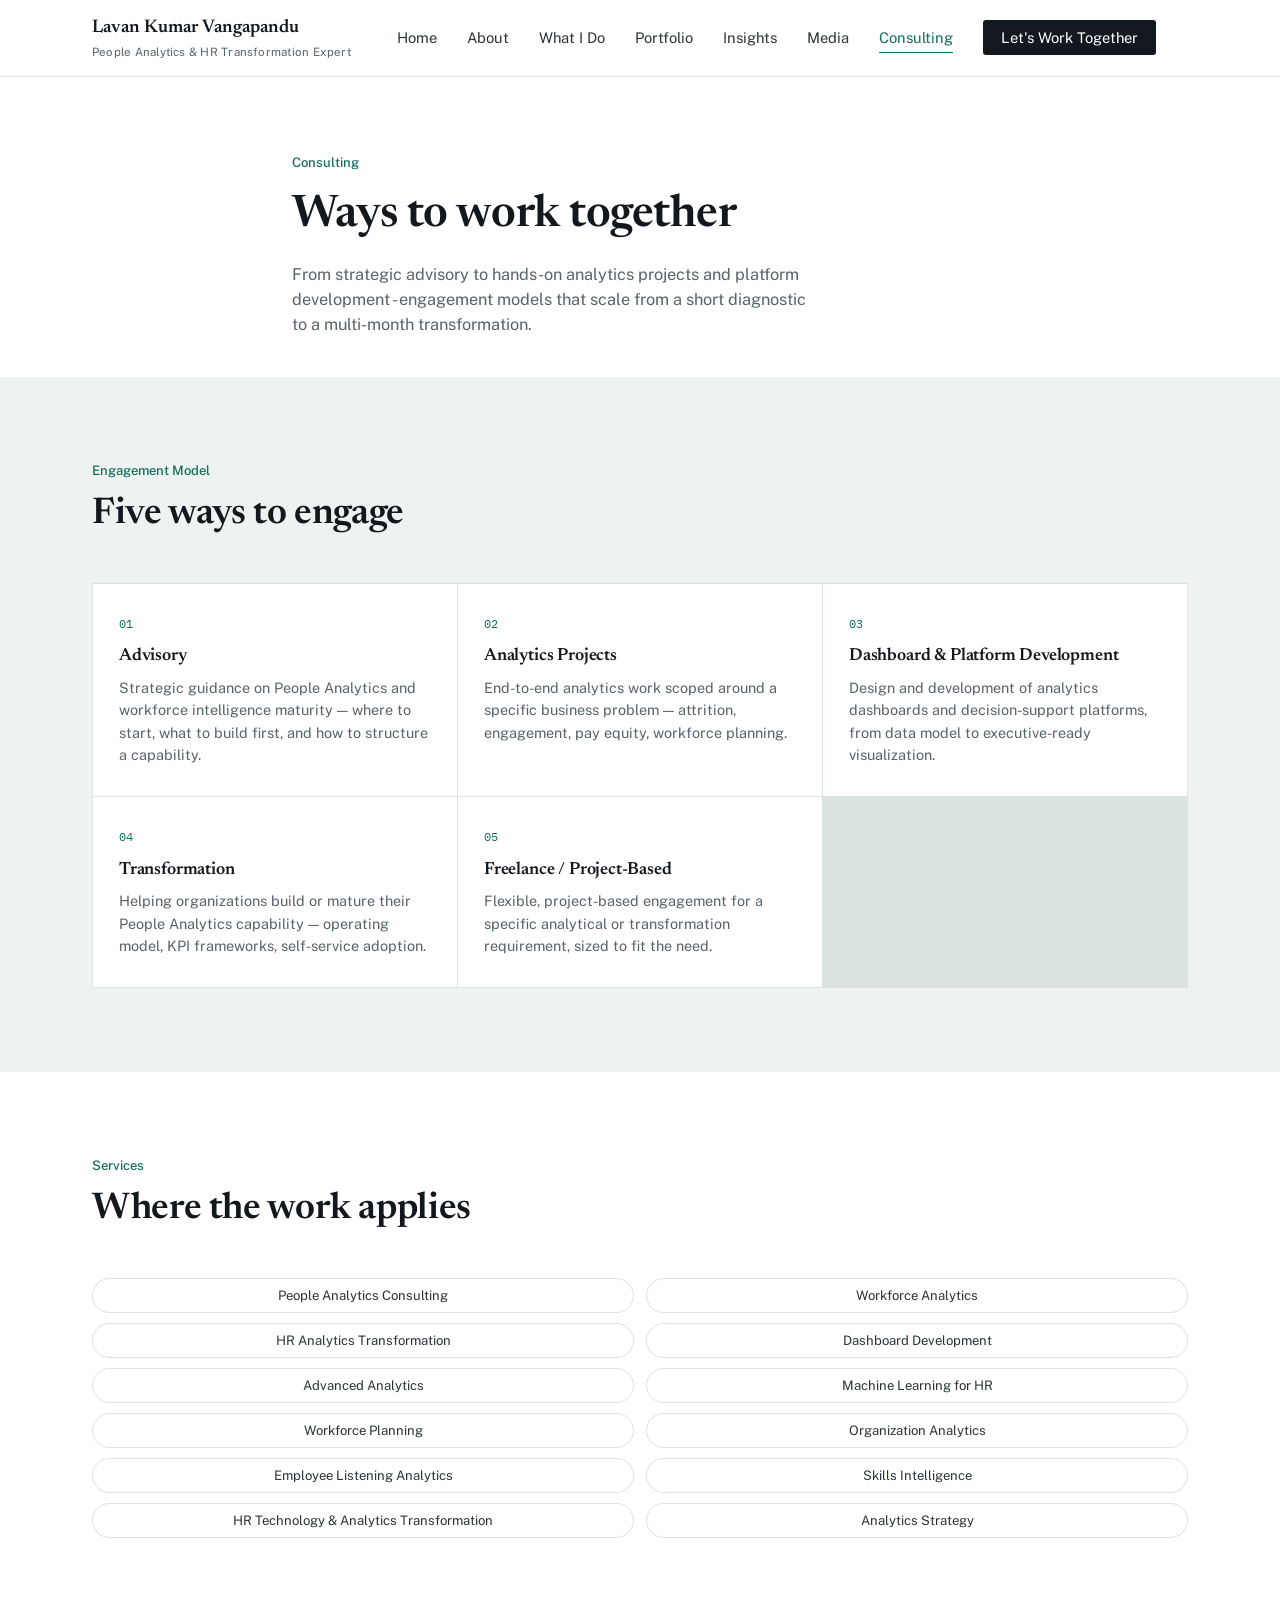
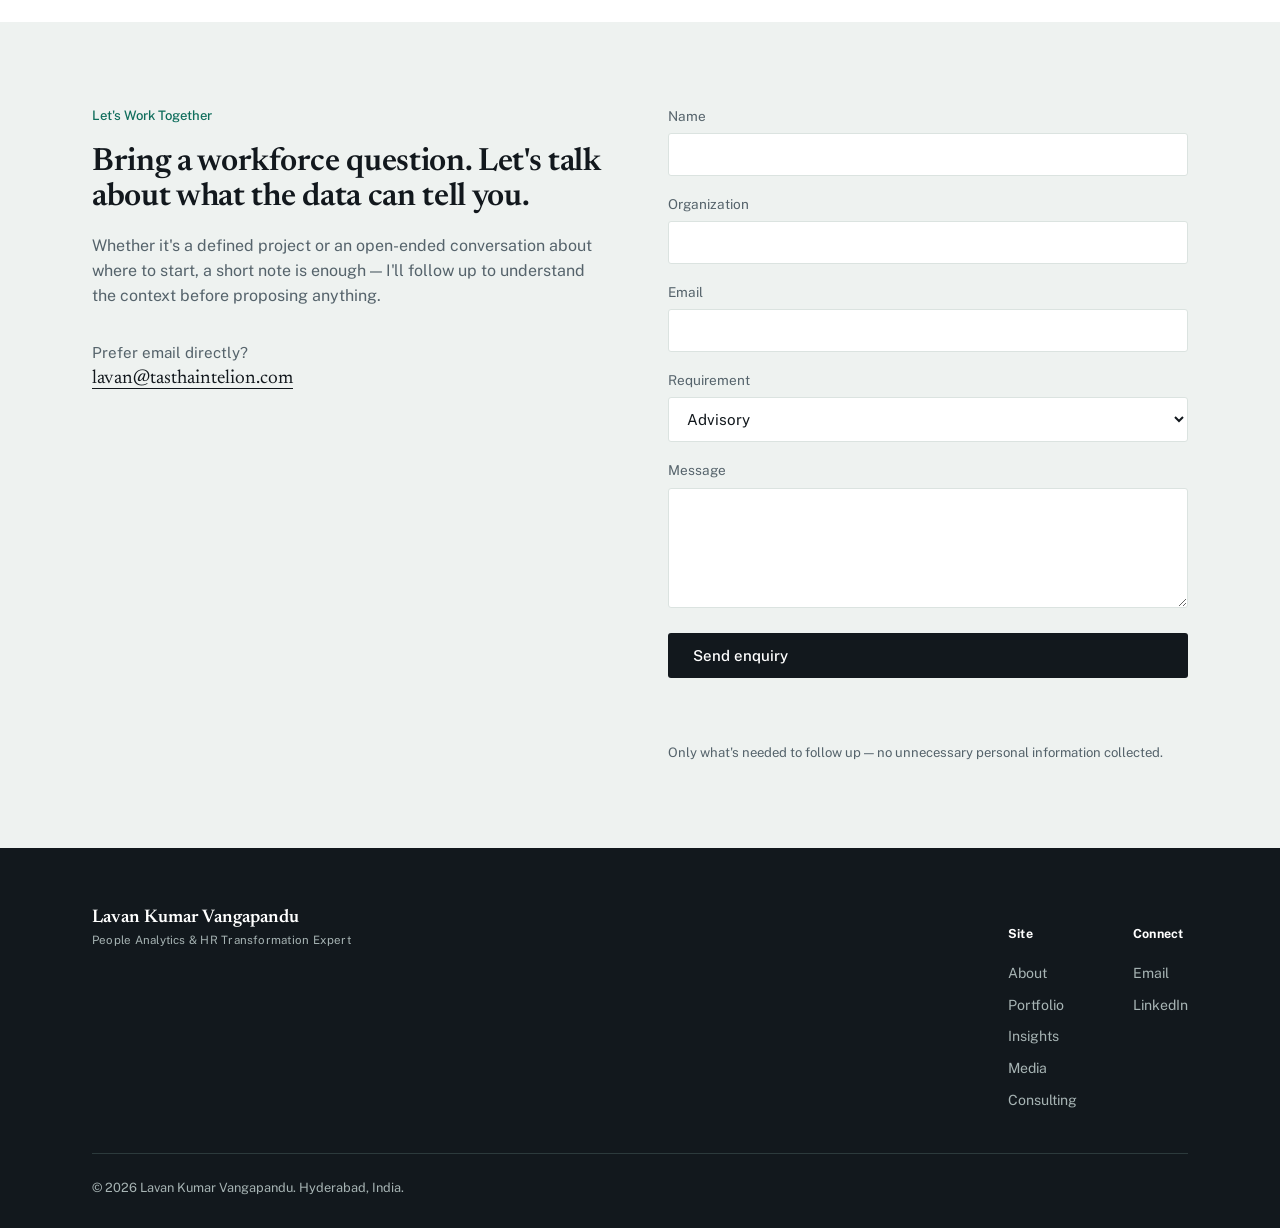
<file: consulting.html>
<!DOCTYPE html>
<html lang="en">
<head>
<meta charset="UTF-8">
<meta name="viewport" content="width=device-width, initial-scale=1.0">
<title>Consulting & Let's Work Together - Lavan Kumar Vangapandu</title>
<meta name="description" content="People Analytics consulting services: advisory, analytics projects, dashboard and platform development, HR transformation, and freelance engagements.">
<link rel="stylesheet" href="assets/css/style.css">
</head>
<body>

<header class="site-header">
  <div class="wrap">
    <a href="index.html" class="brand">
      <span class="brand-name">Lavan Kumar Vangapandu</span>
      <span class="brand-role">People Analytics &amp; HR Transformation Expert</span>
    </a>
    <button class="nav-toggle" aria-label="Toggle menu" aria-expanded="false"><span></span></button>
    <nav class="main-nav">
      <div class="wrap">
        <ul>
          <li><a href="index.html" data-page="index.html">Home</a></li>
          <li><a href="about.html" data-page="about.html">About</a></li>
          <li><a href="what-i-do.html" data-page="what-i-do.html">What I Do</a></li>
          <li><a href="portfolio.html" data-page="portfolio.html">Portfolio</a></li>
          <li><a href="insights.html" data-page="insights.html">Insights</a></li>
          <li><a href="media.html" data-page="media.html">Media</a></li>
          <li><a href="consulting.html" data-page="consulting.html" class="active">Consulting</a></li>
          <li><a href="consulting.html#contact" class="nav-cta">Let's Work Together</a></li>
        </ul>
      </div>
    </nav>
  </div>
</header>

<main>
  <section class="hero" style="padding-bottom:40px;">
    <div class="wrap" style="grid-template-columns:1fr; max-width:760px;">
      <div>
        <div class="eyebrow">Consulting</div>
        <h1 style="font-size:clamp(2rem,4vw,2.8rem);">Ways to work together</h1>
        <p class="support" style="margin-top:20px;">From strategic advisory to hands-on analytics projects and platform development - engagement models that scale from a short diagnostic to a multi-month transformation.</p>
      </div>
    </div>
  </section>

  <!-- ENGAGEMENT MODELS -->
  <section class="alt">
    <div class="wrap">
      <div class="section-head">
        <div class="eyebrow">Engagement Model</div>
        <h2>Five ways to engage</h2>
      </div>
      <div class="engage-grid">
        <div class="engage-card"><div class="n">01</div><h3>Advisory</h3><p>Strategic guidance on People Analytics and workforce intelligence maturity — where to start, what to build first, and how to structure a capability.</p></div>
        <div class="engage-card"><div class="n">02</div><h3>Analytics Projects</h3><p>End-to-end analytics work scoped around a specific business problem — attrition, engagement, pay equity, workforce planning.</p></div>
        <div class="engage-card"><div class="n">03</div><h3>Dashboard &amp; Platform Development</h3><p>Design and development of analytics dashboards and decision-support platforms, from data model to executive-ready visualization.</p></div>
        <div class="engage-card"><div class="n">04</div><h3>Transformation</h3><p>Helping organizations build or mature their People Analytics capability — operating model, KPI frameworks, self-service adoption.</p></div>
        <div class="engage-card"><div class="n">05</div><h3>Freelance / Project-Based</h3><p>Flexible, project-based engagement for a specific analytical or transformation requirement, sized to fit the need.</p></div>
      </div>
    </div>
  </section>

  <!-- SERVICES -->
  <section>
    <div class="wrap">
      <div class="section-head">
        <div class="eyebrow">Services</div>
        <h2>Where the work applies</h2>
      </div>
      <div class="pill-row">
        <span class="pill">People Analytics Consulting</span><span class="pill">Workforce Analytics</span>
        <span class="pill">HR Analytics Transformation</span><span class="pill">Dashboard Development</span>
        <span class="pill">Advanced Analytics</span><span class="pill">Machine Learning for HR</span>
        <span class="pill">Workforce Planning</span><span class="pill">Organization Analytics</span>
        <span class="pill">Employee Listening Analytics</span><span class="pill">Skills Intelligence</span>
        <span class="pill">HR Technology &amp; Analytics Transformation</span><span class="pill">Analytics Strategy</span>
      </div>
    </div>
  </section>

  <!-- CONTACT -->
  <section class="alt" id="contact">
    <div class="wrap">
      <div class="contact-layout">
        <div>
          <div class="eyebrow">Let's Work Together</div>
          <h2 style="font-size:2rem;">Bring a workforce question. Let's talk about what the data can tell you.</h2>
          <p style="color:var(--slate); margin-top:18px; max-width:50ch;">Whether it's a defined project or an open-ended conversation about where to start, a short note is enough — I'll follow up to understand the context before proposing anything.</p>
          <div style="margin-top:32px;">
            <p style="font-size:0.95rem; color:var(--slate);">Prefer email directly?</p>
            <a href="mailto:lavan@tasthaintelion.com" style="font-family:var(--font-display); font-size:1.2rem; color:var(--ink); border-bottom:1px solid var(--ink);">lavan@tasthaintelion.com</a>
          </div>
        </div>
        <div>
          <!--
            FORM SETUP NOTE (for site owner):
            This form currently submits via a mailto: fallback so it works on any free static host with zero configuration.
            To receive submissions directly in your inbox without opening the visitor's mail client, sign up for a free
            plan at https://formspree.io (or similar) and replace the form "action" and "method" below with your
            Formspree endpoint. See /docs/HOW-TO-ADD-CONTENT.md for details.
          -->
          <form class="enquiry" id="enquiry-form" method="POST">
            <div class="field">
              <label for="name">Name</label>
              <input type="text" id="name" name="Name" required>
            </div>
            <div class="field">
              <label for="org">Organization</label>
              <input type="text" id="org" name="Organization">
            </div>
            <div class="field">
              <label for="email">Email</label>
              <input type="email" id="email" name="Email" required>
            </div>
            <div class="field">
              <label for="requirement">Requirement</label>
              <select id="requirement" name="Requirement">
                <option>Advisory</option>
                <option>Analytics Project</option>
                <option>Dashboard / Platform Development</option>
                <option>HR Transformation</option>
                <option>Freelance / Project-Based</option>
                <option>Other</option>
              </select>
            </div>
            <div class="field">
              <label for="message">Message</label>
              <textarea id="message" name="Message" required></textarea>
            </div>
            <button type="submit" class="btn btn-primary" id="enquiry-submit">Send enquiry</button>
            <p class="form-status" id="enquiry-status" role="status" aria-live="polite"></p>
            <p class="form-note">Only what's needed to follow up — no unnecessary personal information collected.</p>
          </form>
        </div>
      </div>
    </div>
  </section>
</main>

<footer>
  <div class="wrap">
    <div class="footer-top">
      <div>
        <div class="brand-name">Lavan Kumar Vangapandu</div>
        <div class="brand-role">People Analytics &amp; HR Transformation Expert</div>
      </div>
      <div class="footer-links">
        <div class="footer-col">
          <h5>Site</h5>
          <a href="about.html">About</a>
          <a href="portfolio.html">Portfolio</a>
          <a href="insights.html">Insights</a>
          <a href="media.html">Media</a>
          <a href="consulting.html">Consulting</a>
        </div>
        <div class="footer-col">
          <h5>Connect</h5>
          <a href="mailto:lavan@tasthaintelion.com">Email</a>
          <a href="https://www.linkedin.com/" target="_blank" rel="noopener">LinkedIn</a>
        </div>
      </div>
    </div>
    <div class="footer-bottom">
      <span>© <span id="year"></span> Lavan Kumar Vangapandu. Hyderabad, India.</span>
    </div>
  </div>
</footer>

<script src="assets/js/main.js"></script>
<script src="assets/js/contact.js"></script>
</body>
</html>
</file>
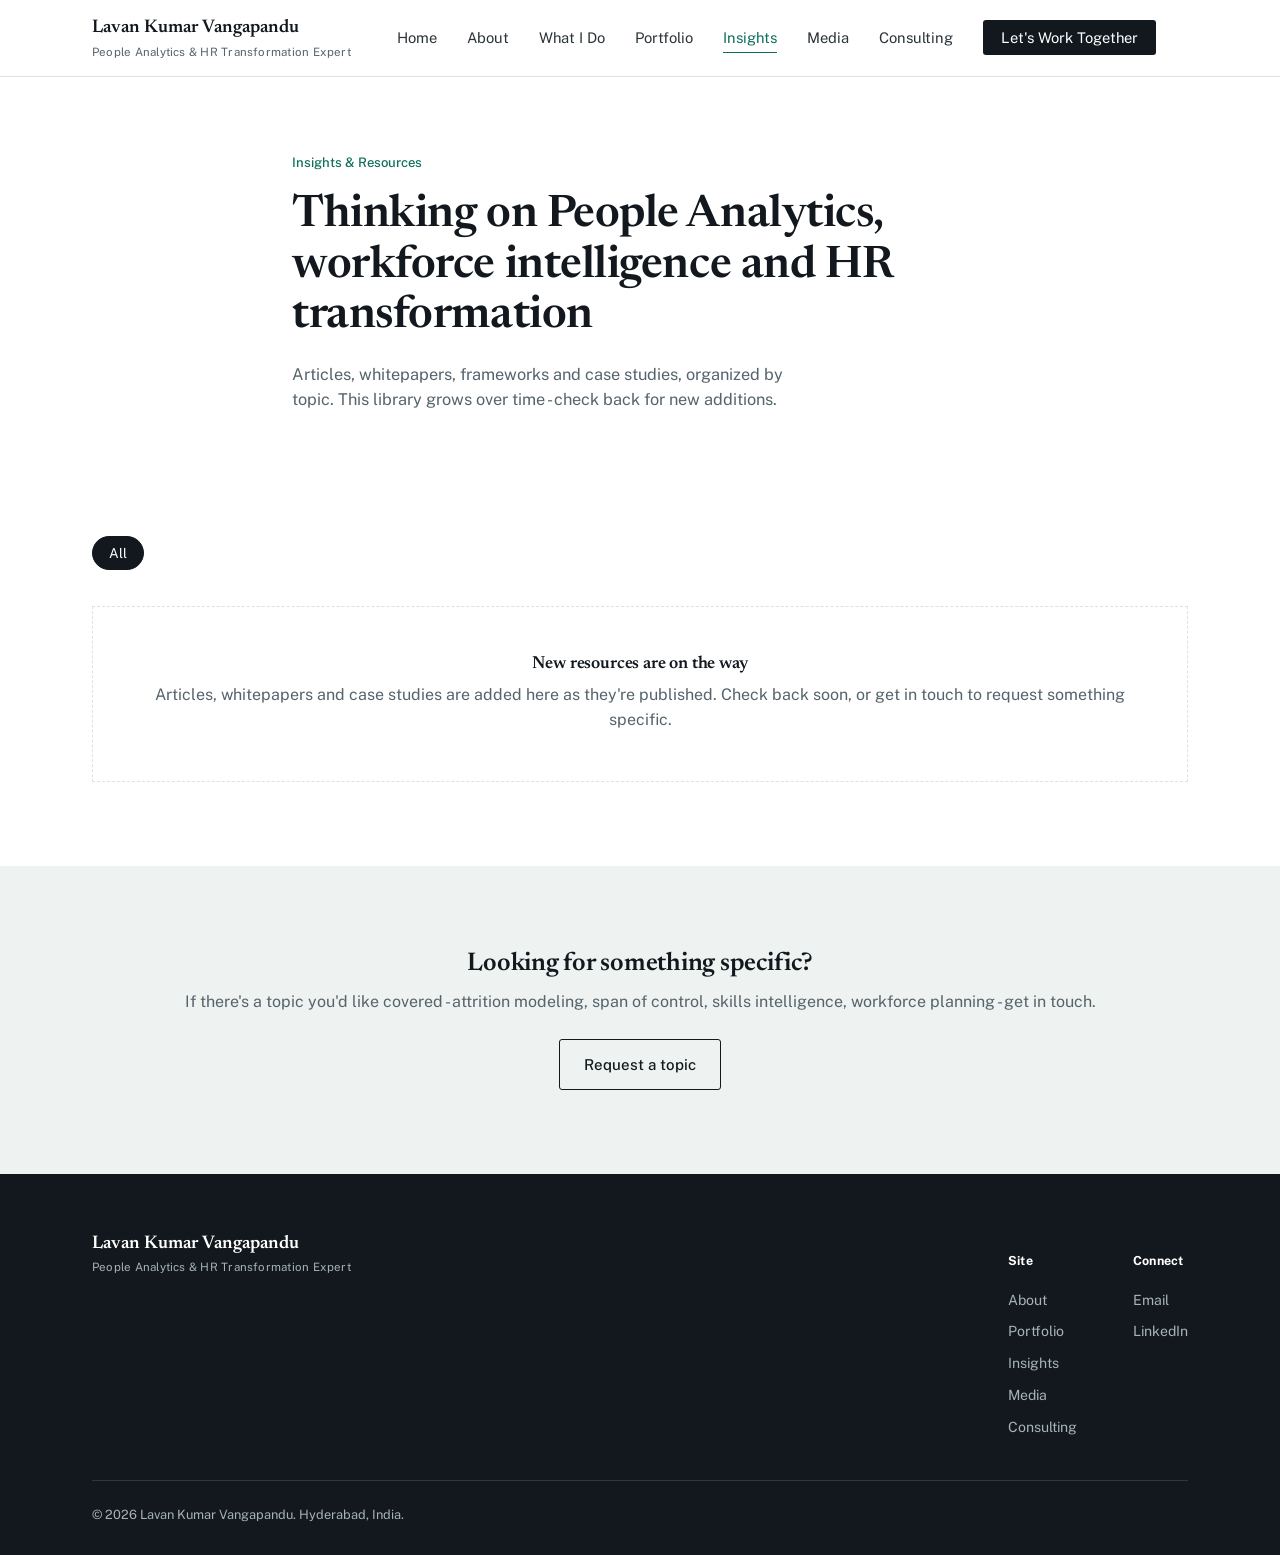
<file: insights.html>
<!DOCTYPE html>
<html lang="en">
<head>
<meta charset="UTF-8">
<meta name="viewport" content="width=device-width, initial-scale=1.0">
<title>Insights & Resources - Lavan Kumar Vangapandu</title>
<meta name="description" content="Articles, whitepapers, case studies and frameworks on People Analytics, Workforce Intelligence, HR Transformation and Machine Learning.">
<link rel="stylesheet" href="assets/css/style.css">
</head>
<body>

<header class="site-header">
  <div class="wrap">
    <a href="index.html" class="brand">
      <span class="brand-name">Lavan Kumar Vangapandu</span>
      <span class="brand-role">People Analytics &amp; HR Transformation Expert</span>
    </a>
    <button class="nav-toggle" aria-label="Toggle menu" aria-expanded="false"><span></span></button>
    <nav class="main-nav">
      <div class="wrap">
        <ul>
          <li><a href="index.html" data-page="index.html">Home</a></li>
          <li><a href="about.html" data-page="about.html">About</a></li>
          <li><a href="what-i-do.html" data-page="what-i-do.html">What I Do</a></li>
          <li><a href="portfolio.html" data-page="portfolio.html">Portfolio</a></li>
          <li><a href="insights.html" data-page="insights.html" class="active">Insights</a></li>
          <li><a href="media.html" data-page="media.html">Media</a></li>
          <li><a href="consulting.html" data-page="consulting.html">Consulting</a></li>
          <li><a href="consulting.html#contact" class="nav-cta">Let's Work Together</a></li>
        </ul>
      </div>
    </nav>
  </div>
</header>

<main>
  <section class="hero" style="padding-bottom:40px;">
    <div class="wrap" style="grid-template-columns:1fr; max-width:760px;">
      <div>
        <div class="eyebrow">Insights &amp; Resources</div>
        <h1 style="font-size:clamp(2rem,4vw,2.8rem);">Thinking on People Analytics, workforce intelligence and HR transformation</h1>
        <p class="support" style="margin-top:20px;">Articles, whitepapers, frameworks and case studies, organized by topic. This library grows over time - check back for new additions.</p>
      </div>
    </div>
  </section>

  <section>
    <div class="wrap">
      <div class="filter-bar" id="filter-bar"></div>
      <div class="insight-grid" id="insight-grid"></div>
    </div>
  </section>

  <section class="alt">
    <div class="wrap" style="text-align:center;">
      <h2 style="font-size:1.6rem;">Looking for something specific?</h2>
      <p style="color:var(--slate); margin-top:12px;">If there's a topic you'd like covered - attrition modeling, span of control, skills intelligence, workforce planning - get in touch.</p>
      <div class="cta-row" style="margin-top:24px; justify-content:center;">
        <a href="consulting.html#contact" class="btn btn-outline">Request a topic</a>
      </div>
    </div>
  </section>
</main>

<footer>
  <div class="wrap">
    <div class="footer-top">
      <div>
        <div class="brand-name">Lavan Kumar Vangapandu</div>
        <div class="brand-role">People Analytics &amp; HR Transformation Expert</div>
      </div>
      <div class="footer-links">
        <div class="footer-col">
          <h5>Site</h5>
          <a href="about.html">About</a>
          <a href="portfolio.html">Portfolio</a>
          <a href="insights.html">Insights</a>
          <a href="media.html">Media</a>
          <a href="consulting.html">Consulting</a>
        </div>
        <div class="footer-col">
          <h5>Connect</h5>
          <a href="mailto:lavan@tasthaintelion.com">Email</a>
          <a href="https://www.linkedin.com/" target="_blank" rel="noopener">LinkedIn</a>
        </div>
      </div>
    </div>
    <div class="footer-bottom">
      <span>© <span id="year"></span> Lavan Kumar Vangapandu. Hyderabad, India.</span>
    </div>
  </div>
</footer>

<script src="assets/js/main.js"></script>
<script src="assets/js/insights.js"></script>
<script>
  loadJSON('data/articles.json').then(articles => renderInsights(articles));
</script>
</body>
</html>
</file>
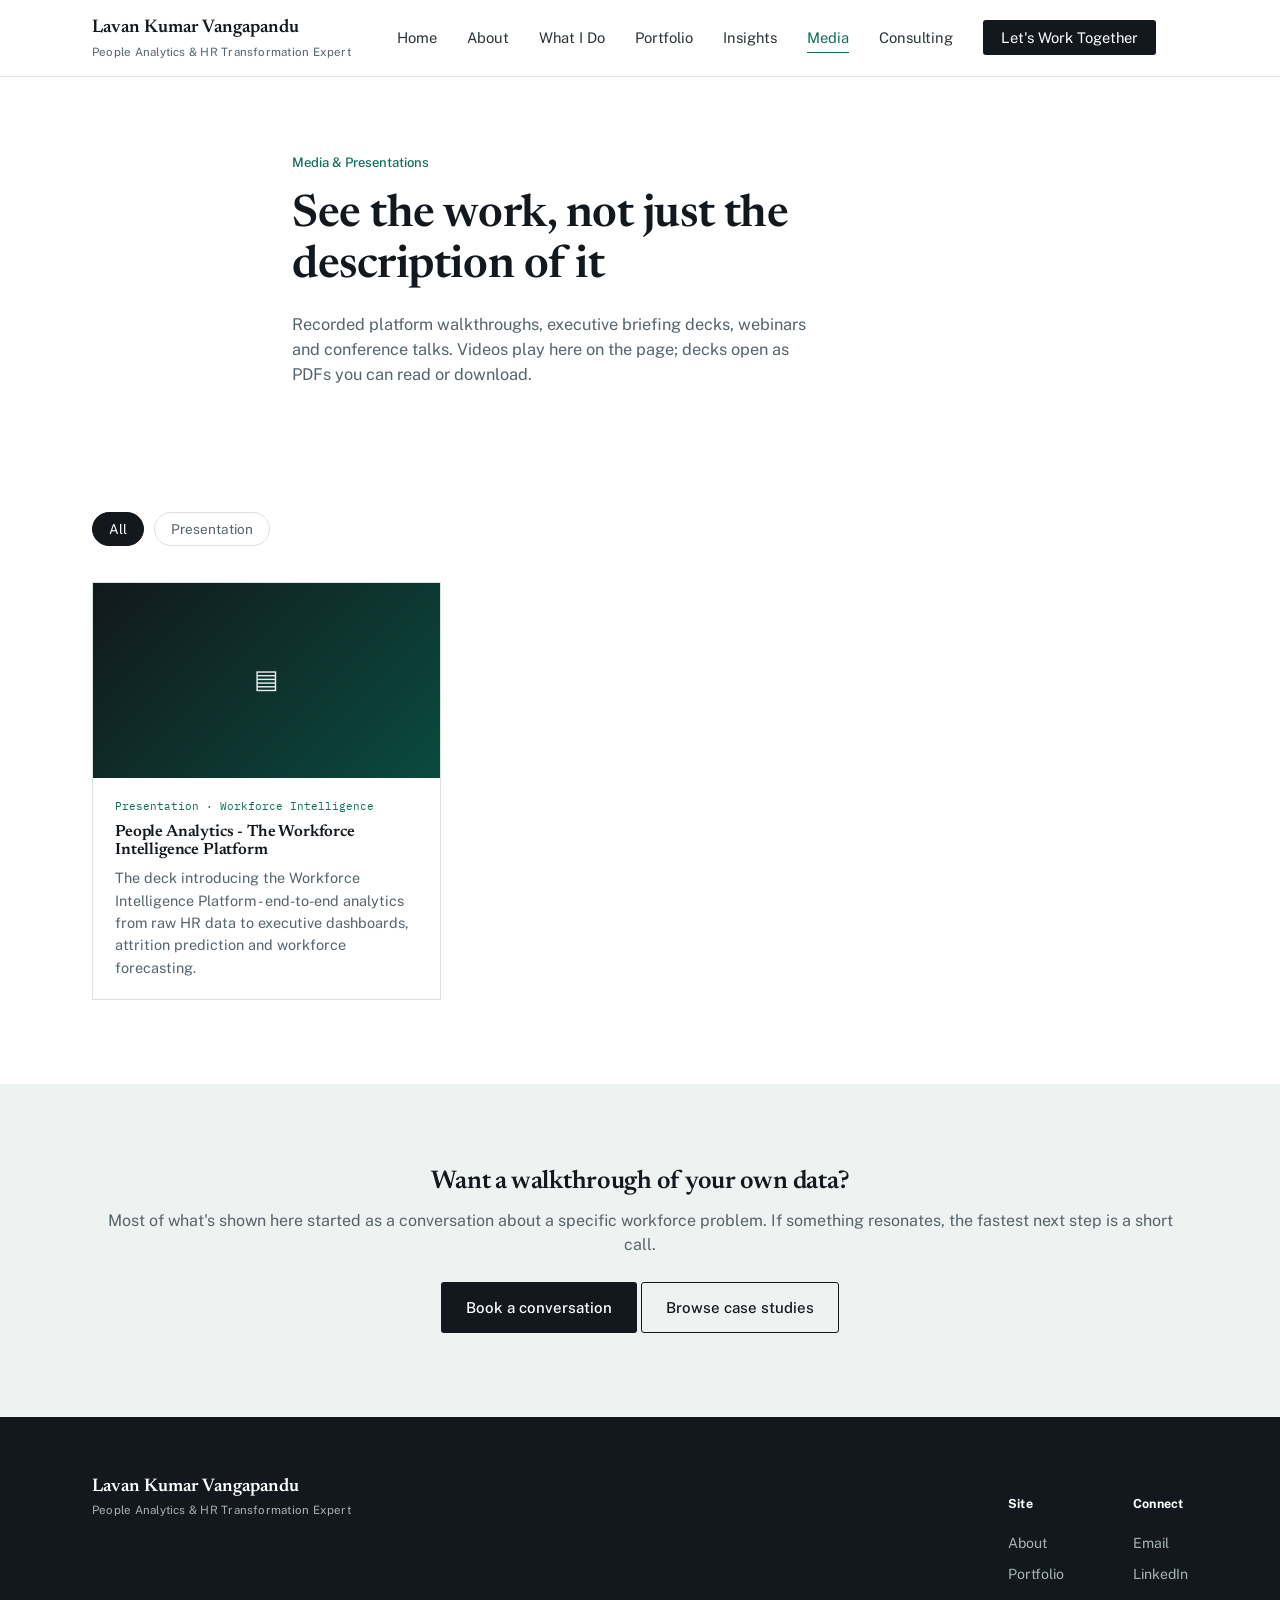
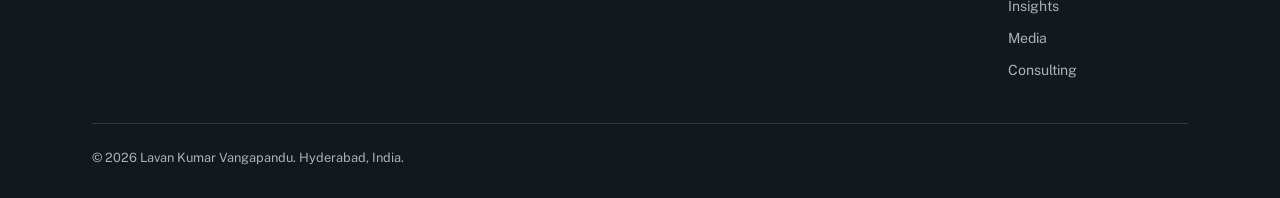
<file: media.html>
<!DOCTYPE html>
<html lang="en">
<head>
<meta charset="UTF-8">
<meta name="viewport" content="width=device-width, initial-scale=1.0">
<title>Media &amp; Presentations - Lavan Kumar Vangapandu</title>
<meta name="description" content="Recorded walkthroughs, webinars, conference talks and presentation decks on People Analytics, Workforce Intelligence and HR Transformation.">
<link rel="stylesheet" href="assets/css/style.css">
</head>
<body>

<header class="site-header">
  <div class="wrap">
    <a href="index.html" class="brand">
      <span class="brand-name">Lavan Kumar Vangapandu</span>
      <span class="brand-role">People Analytics &amp; HR Transformation Expert</span>
    </a>
    <button class="nav-toggle" aria-label="Toggle menu" aria-expanded="false"><span></span></button>
    <nav class="main-nav">
      <div class="wrap">
        <ul>
          <li><a href="index.html" data-page="index.html">Home</a></li>
          <li><a href="about.html" data-page="about.html">About</a></li>
          <li><a href="what-i-do.html" data-page="what-i-do.html">What I Do</a></li>
          <li><a href="portfolio.html" data-page="portfolio.html">Portfolio</a></li>
          <li><a href="insights.html" data-page="insights.html">Insights</a></li>
          <li><a href="media.html" data-page="media.html" class="active">Media</a></li>
          <li><a href="consulting.html" data-page="consulting.html">Consulting</a></li>
          <li><a href="consulting.html#contact" class="nav-cta">Let's Work Together</a></li>
        </ul>
      </div>
    </nav>
  </div>
</header>

<main>
  <section class="hero" style="padding-bottom:40px;">
    <div class="wrap" style="grid-template-columns:1fr; max-width:760px;">
      <div>
        <div class="eyebrow">Media &amp; Presentations</div>
        <h1 style="font-size:clamp(2rem,4vw,2.8rem);">See the work, not just the description of it</h1>
        <p class="support" style="margin-top:20px;">Recorded platform walkthroughs, executive briefing decks, webinars and conference talks. Videos play here on the page; decks open as PDFs you can read or download.</p>
      </div>
    </div>
  </section>

  <section>
    <div class="wrap">
      <div class="filter-bar" id="media-filter-bar"></div>
      <div class="media-grid" id="media-grid"></div>
    </div>
  </section>

  <section class="alt">
    <div class="wrap" style="text-align:center;">
      <h2 style="font-size:1.6rem;">Want a walkthrough of your own data?</h2>
      <p style="color:var(--slate); margin-top:12px;">Most of what's shown here started as a conversation about a specific workforce problem. If something resonates, the fastest next step is a short call.</p>
      <div class="cta-row" style="margin-top:24px; justify-content:center;">
        <a href="consulting.html#contact" class="btn btn-primary">Book a conversation</a>
        <a href="portfolio.html" class="btn btn-outline">Browse case studies</a>
      </div>
    </div>
  </section>
</main>

<footer>
  <div class="wrap">
    <div class="footer-top">
      <div>
        <div class="brand-name">Lavan Kumar Vangapandu</div>
        <div class="brand-role">People Analytics &amp; HR Transformation Expert</div>
      </div>
      <div class="footer-links">
        <div class="footer-col">
          <h5>Site</h5>
          <a href="about.html">About</a>
          <a href="portfolio.html">Portfolio</a>
          <a href="insights.html">Insights</a>
          <a href="media.html">Media</a>
          <a href="consulting.html">Consulting</a>
        </div>
        <div class="footer-col">
          <h5>Connect</h5>
          <a href="mailto:lavan@tasthaintelion.com">Email</a>
          <a href="https://www.linkedin.com/" target="_blank" rel="noopener">LinkedIn</a>
        </div>
      </div>
    </div>
    <div class="footer-bottom">
      <span>© <span id="year"></span> Lavan Kumar Vangapandu. Hyderabad, India.</span>
    </div>
  </div>
</footer>

<script src="assets/js/main.js"></script>
<script src="assets/js/media.js"></script>
<script>
  loadJSON('data/media.json').then(items => renderMediaLibrary(items));
</script>
</body>
</html>
</file>
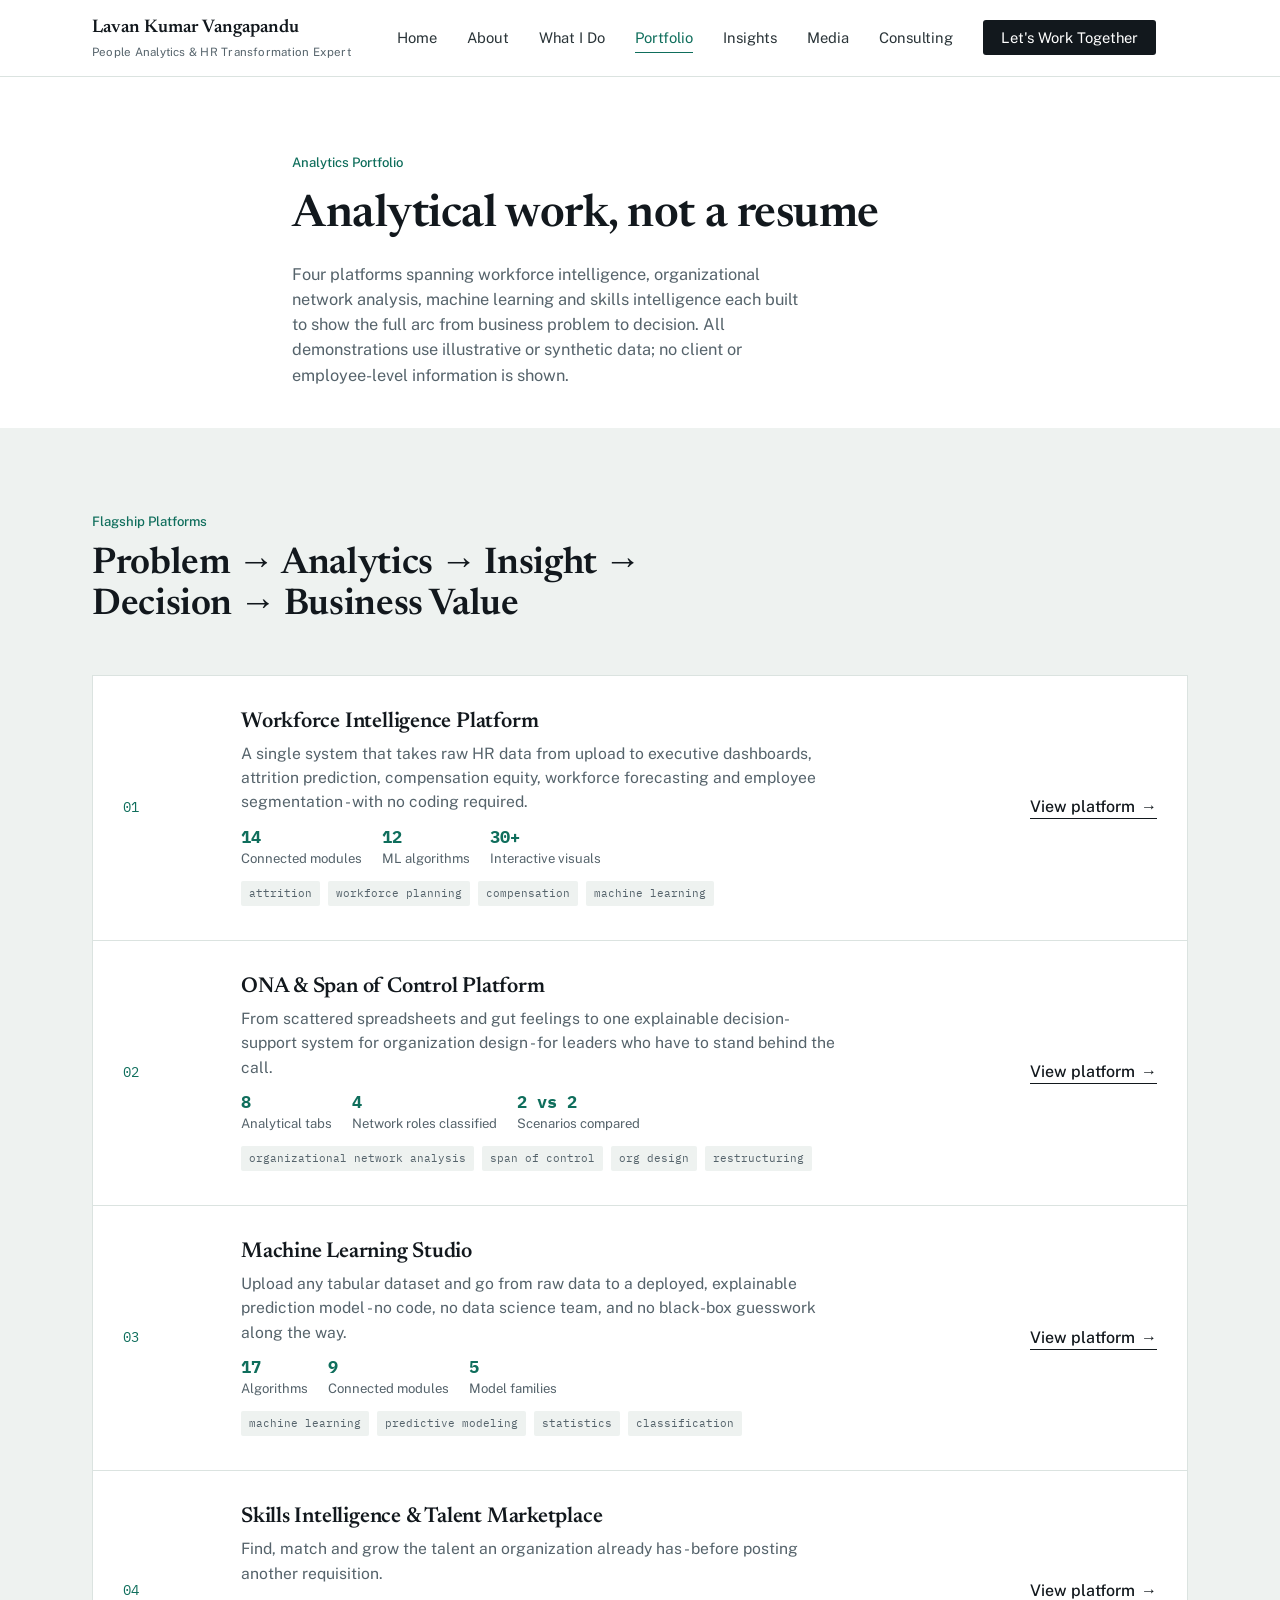
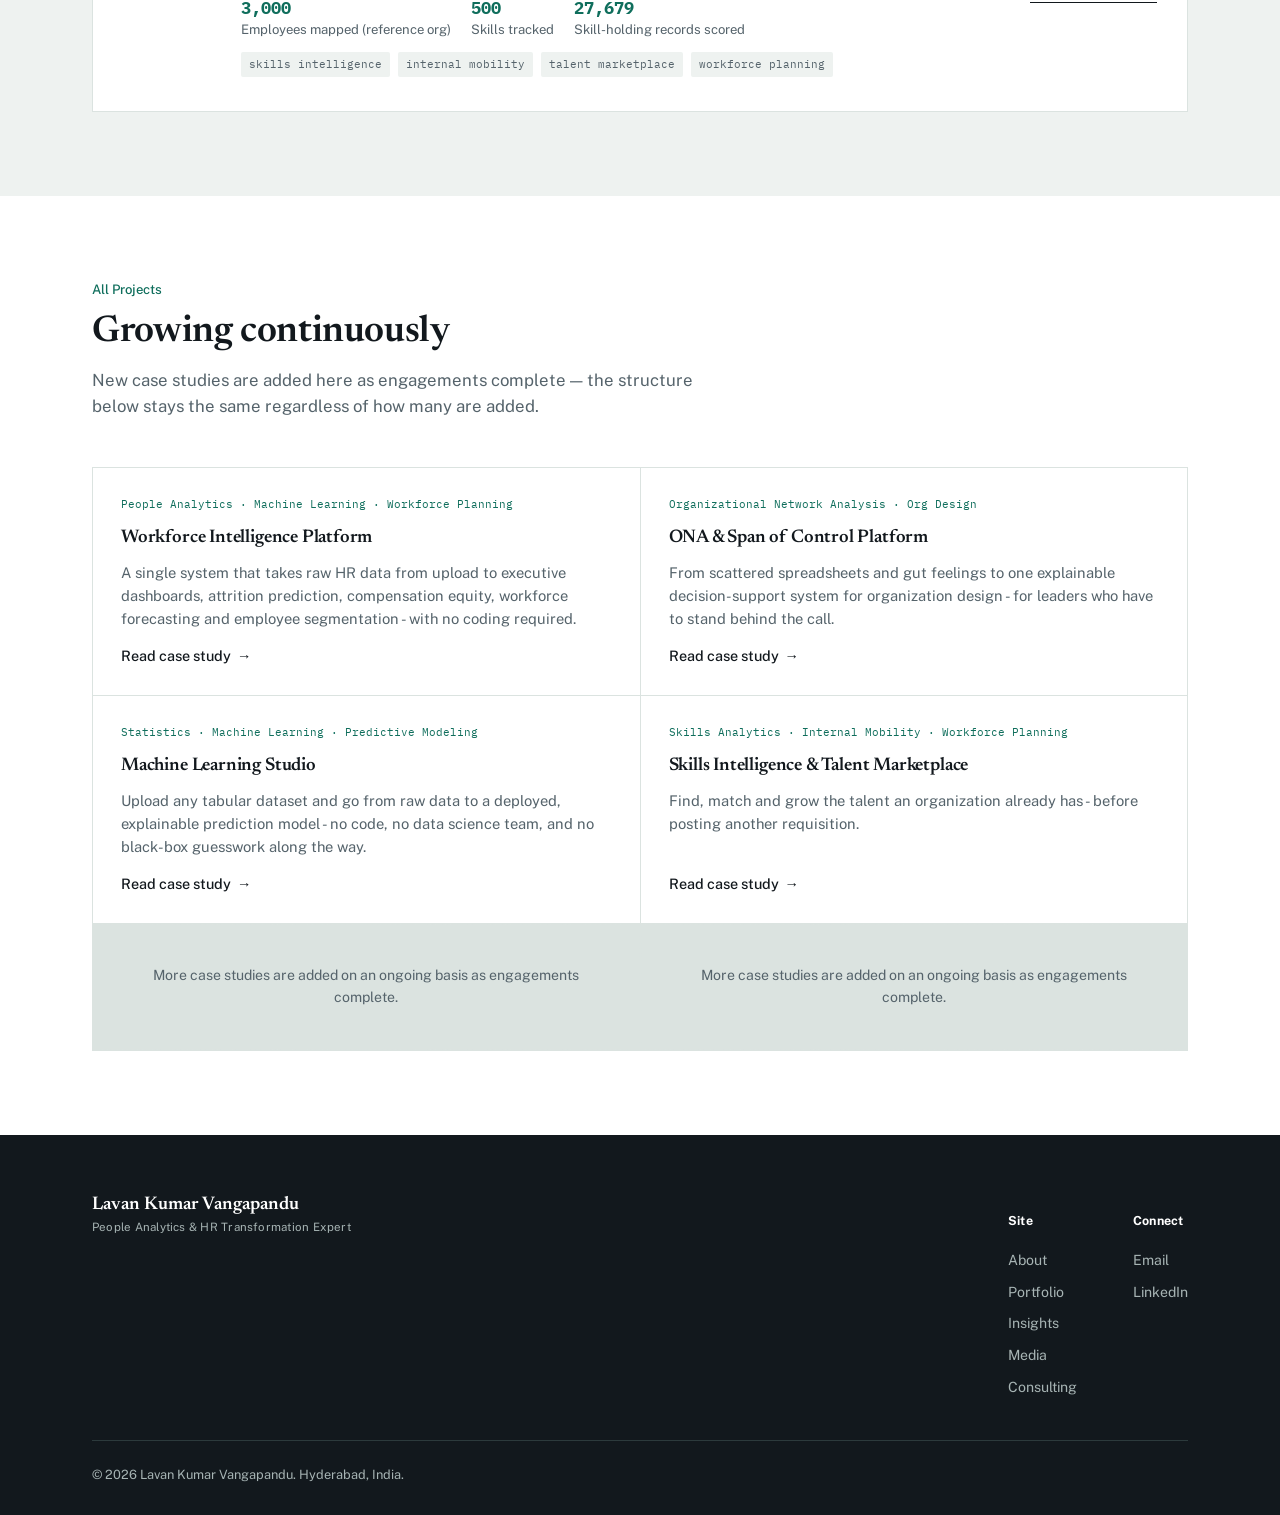
<file: portfolio.html>
<!DOCTYPE html>
<html lang="en">
<head>
<meta charset="UTF-8">
<meta name="viewport" content="width=device-width, initial-scale=1.0">
<title>Analytics Portfolio - Lavan Kumar Vangapandu</title>
<meta name="description" content="Workforce Intelligence Platform, ONA & Span of Control Analytics, ML Studio, and Skills Intelligence & Internal Talent Marketplace — analytics platforms turning workforce data into decision-ready intelligence.">
<link rel="stylesheet" href="assets/css/style.css">
</head>
<body>

<header class="site-header">
  <div class="wrap">
    <a href="index.html" class="brand">
      <span class="brand-name">Lavan Kumar Vangapandu</span>
      <span class="brand-role">People Analytics &amp; HR Transformation Expert</span>
    </a>
    <button class="nav-toggle" aria-label="Toggle menu" aria-expanded="false"><span></span></button>
    <nav class="main-nav">
      <div class="wrap">
        <ul>
          <li><a href="index.html" data-page="index.html">Home</a></li>
          <li><a href="about.html" data-page="about.html">About</a></li>
          <li><a href="what-i-do.html" data-page="what-i-do.html">What I Do</a></li>
          <li><a href="portfolio.html" data-page="portfolio.html" class="active">Portfolio</a></li>
          <li><a href="insights.html" data-page="insights.html">Insights</a></li>
          <li><a href="media.html" data-page="media.html">Media</a></li>
          <li><a href="consulting.html" data-page="consulting.html">Consulting</a></li>
          <li><a href="consulting.html#contact" class="nav-cta">Let's Work Together</a></li>
        </ul>
      </div>
    </nav>
  </div>
</header>

<main>
  <section class="hero" style="padding-bottom:40px;">
    <div class="wrap" style="grid-template-columns:1fr; max-width:760px;">
      <div>
        <div class="eyebrow">Analytics Portfolio</div>
        <h1 style="font-size:clamp(2rem,4vw,2.8rem);">Analytical work, not a resume</h1>
        <p class="support" style="margin-top:20px;">Four platforms spanning workforce intelligence, organizational network analysis, machine learning and skills intelligence each built to show the full arc from business problem to decision. All demonstrations use illustrative or synthetic data; no client or employee-level information is shown.</p>
      </div>
    </div>
  </section>

  <section class="alt">
    <div class="wrap">
      <div class="section-head">
        <div class="eyebrow">Flagship Platforms</div>
        <h2>Problem → Analytics → Insight → Decision → Business Value</h2>
      </div>
      <div class="flagship-list" id="flagship-list"></div>
    </div>
  </section>

  <section>
    <div class="wrap">
      <div class="section-head">
        <div class="eyebrow">All Projects</div>
        <h2>Growing continuously</h2>
        <p>New case studies are added here as engagements complete — the structure below stays the same regardless of how many are added.</p>
      </div>
      <div class="project-grid" id="project-grid"></div>
    </div>
  </section>
</main>

<footer>
  <div class="wrap">
    <div class="footer-top">
      <div>
        <div class="brand-name">Lavan Kumar Vangapandu</div>
        <div class="brand-role">People Analytics &amp; HR Transformation Expert</div>
      </div>
      <div class="footer-links">
        <div class="footer-col">
          <h5>Site</h5>
          <a href="about.html">About</a>
          <a href="portfolio.html">Portfolio</a>
          <a href="insights.html">Insights</a>
          <a href="media.html">Media</a>
          <a href="consulting.html">Consulting</a>
        </div>
        <div class="footer-col">
          <h5>Connect</h5>
          <a href="mailto:lavan@tasthaintelion.com">Email</a>
          <a href="https://www.linkedin.com/" target="_blank" rel="noopener">LinkedIn</a>
        </div>
      </div>
    </div>
    <div class="footer-bottom">
      <span>© <span id="year"></span> Lavan Kumar Vangapandu. Hyderabad, India.</span>
    </div>
  </div>
</footer>

<script src="assets/js/main.js"></script>
<script src="assets/js/portfolio.js"></script>
<script>
  loadJSON('data/projects.json').then(projects => {
    renderFlagshipList('flagship-list', projects);
    renderProjectGrid('project-grid', projects, 2);
  });
</script>
</body>
</html>
</file>
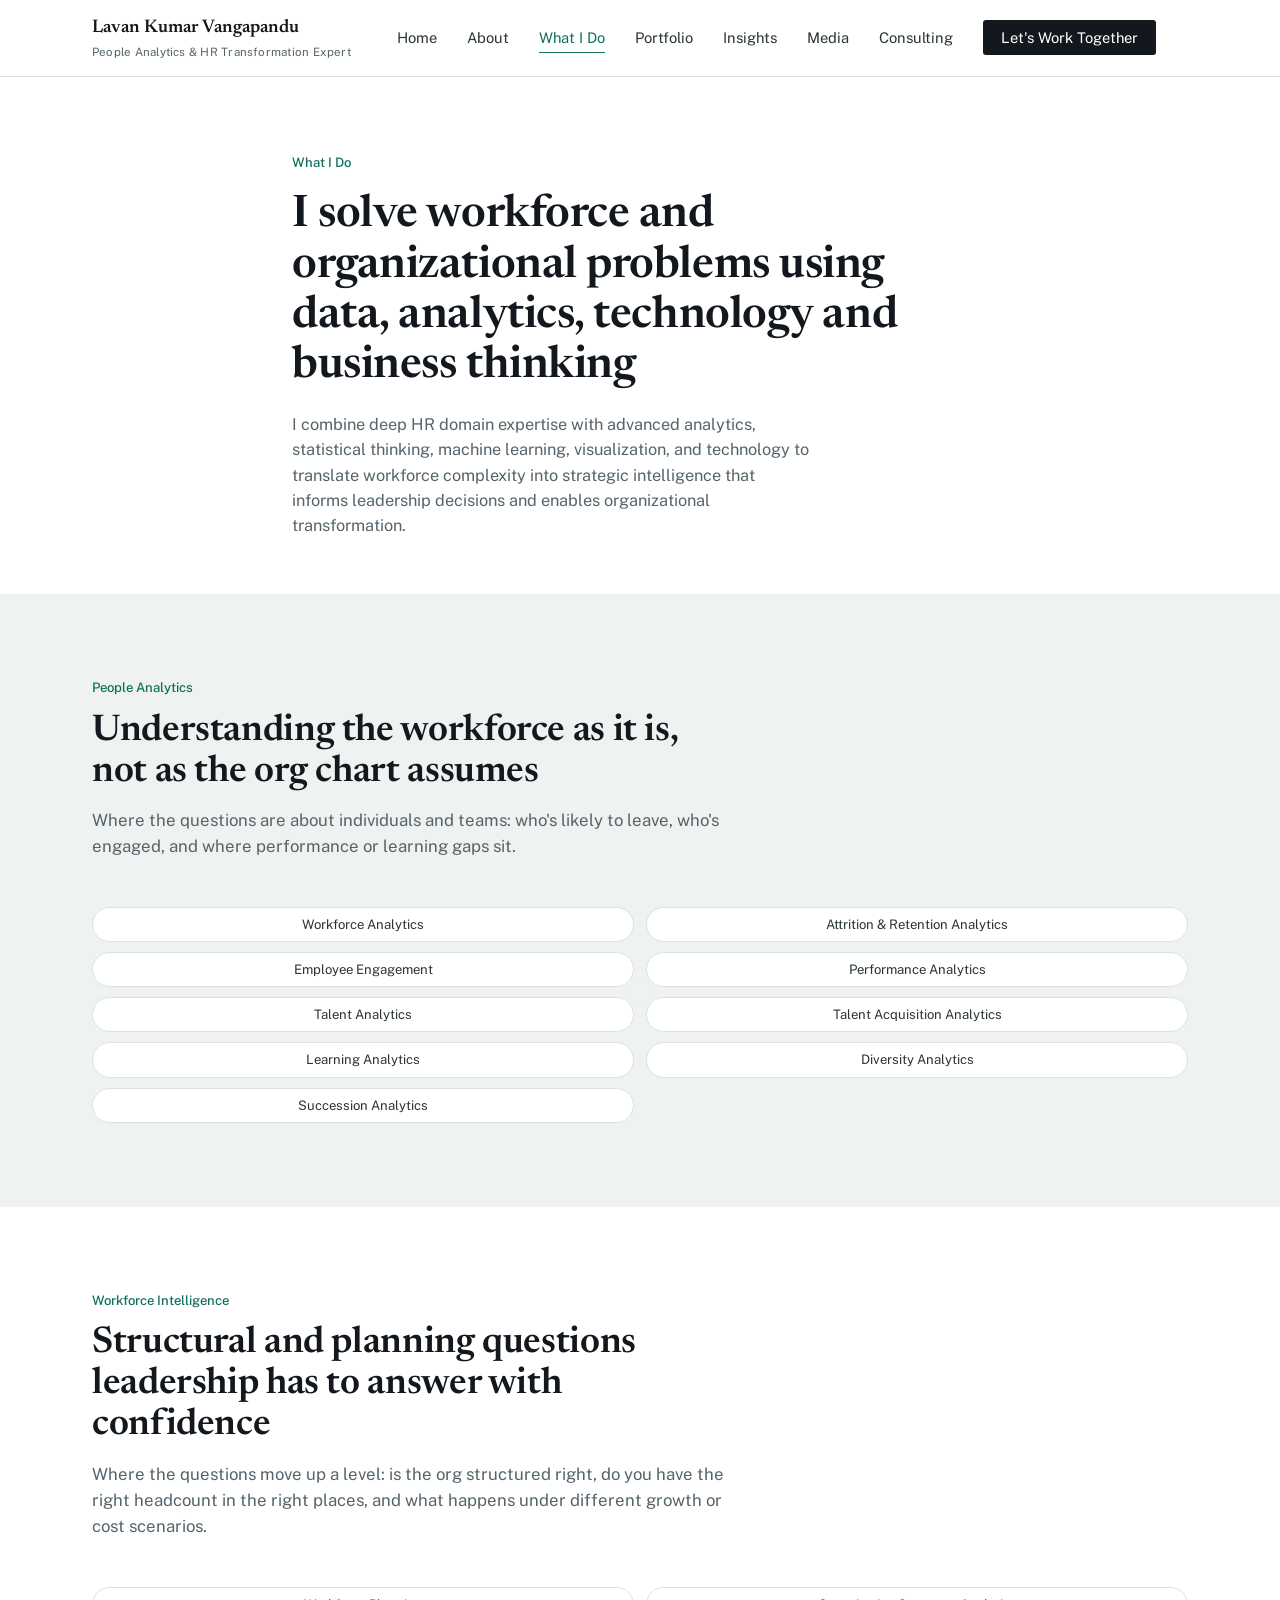
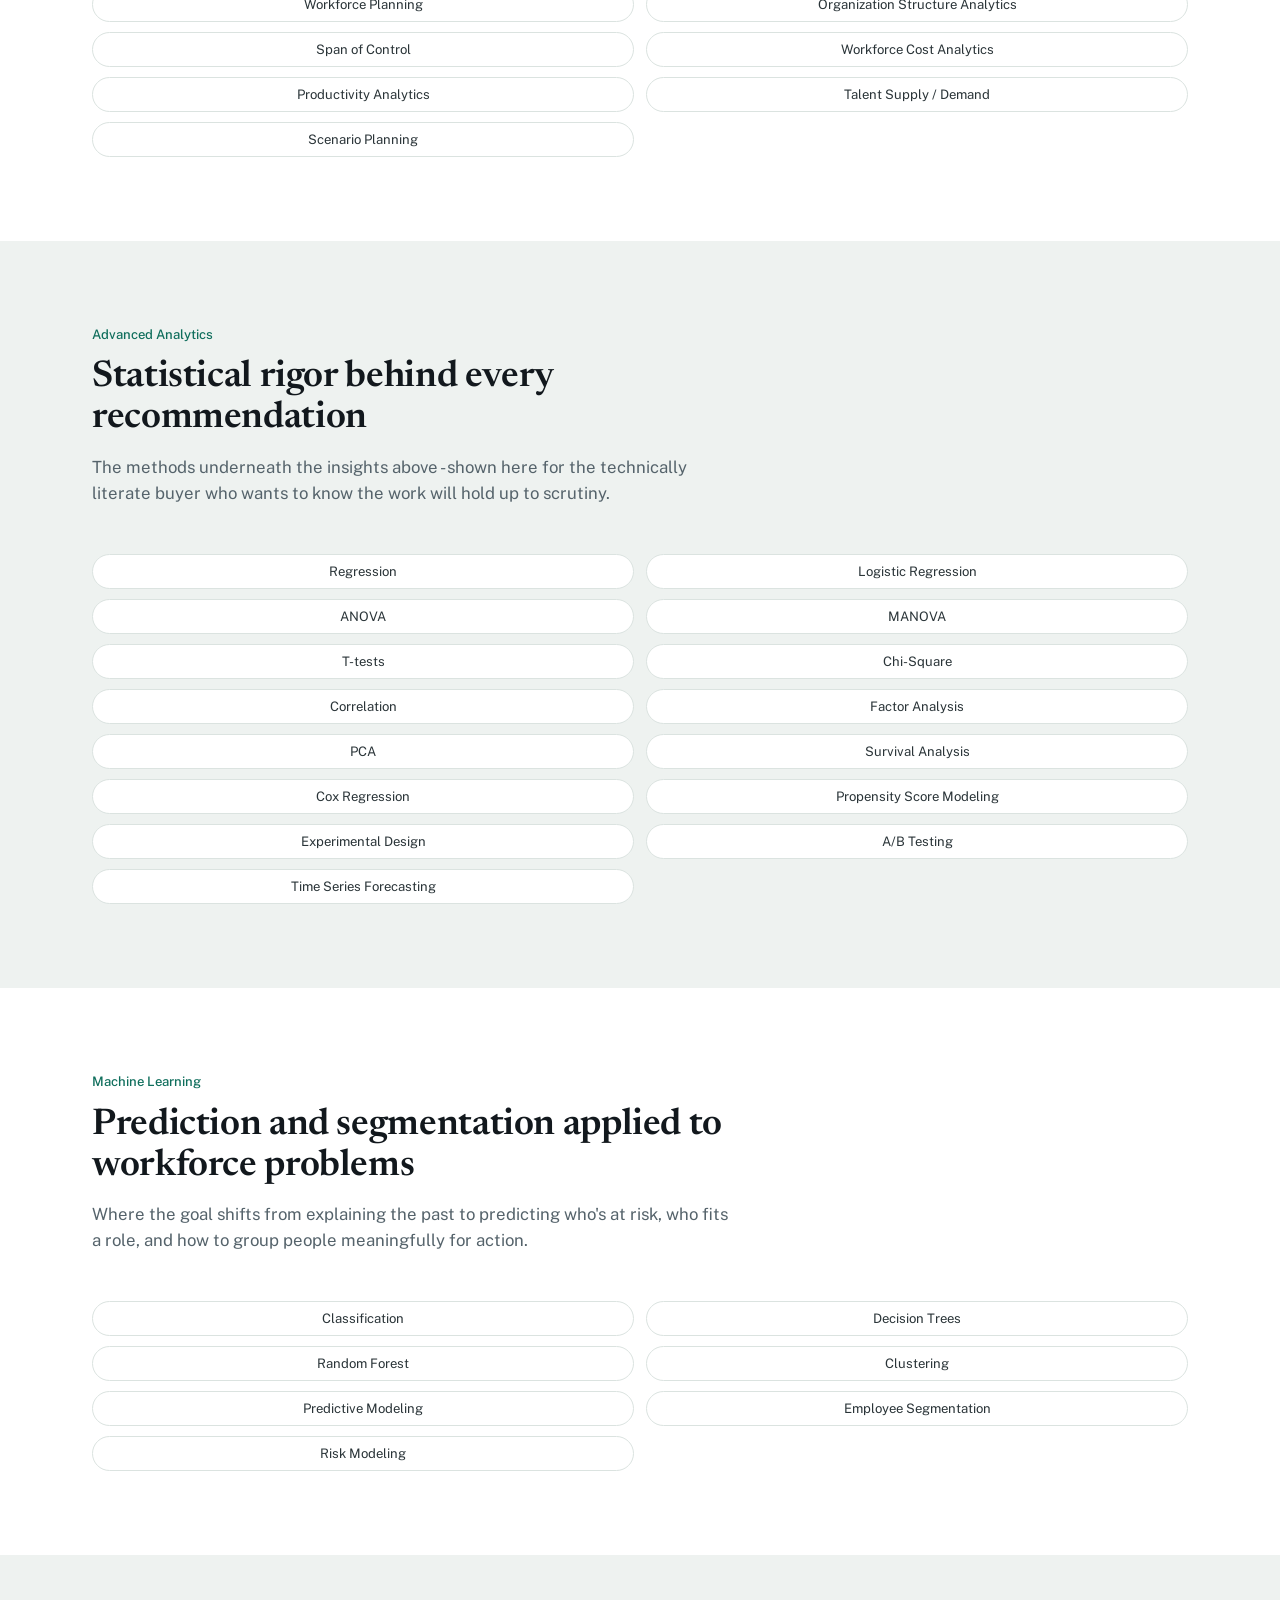
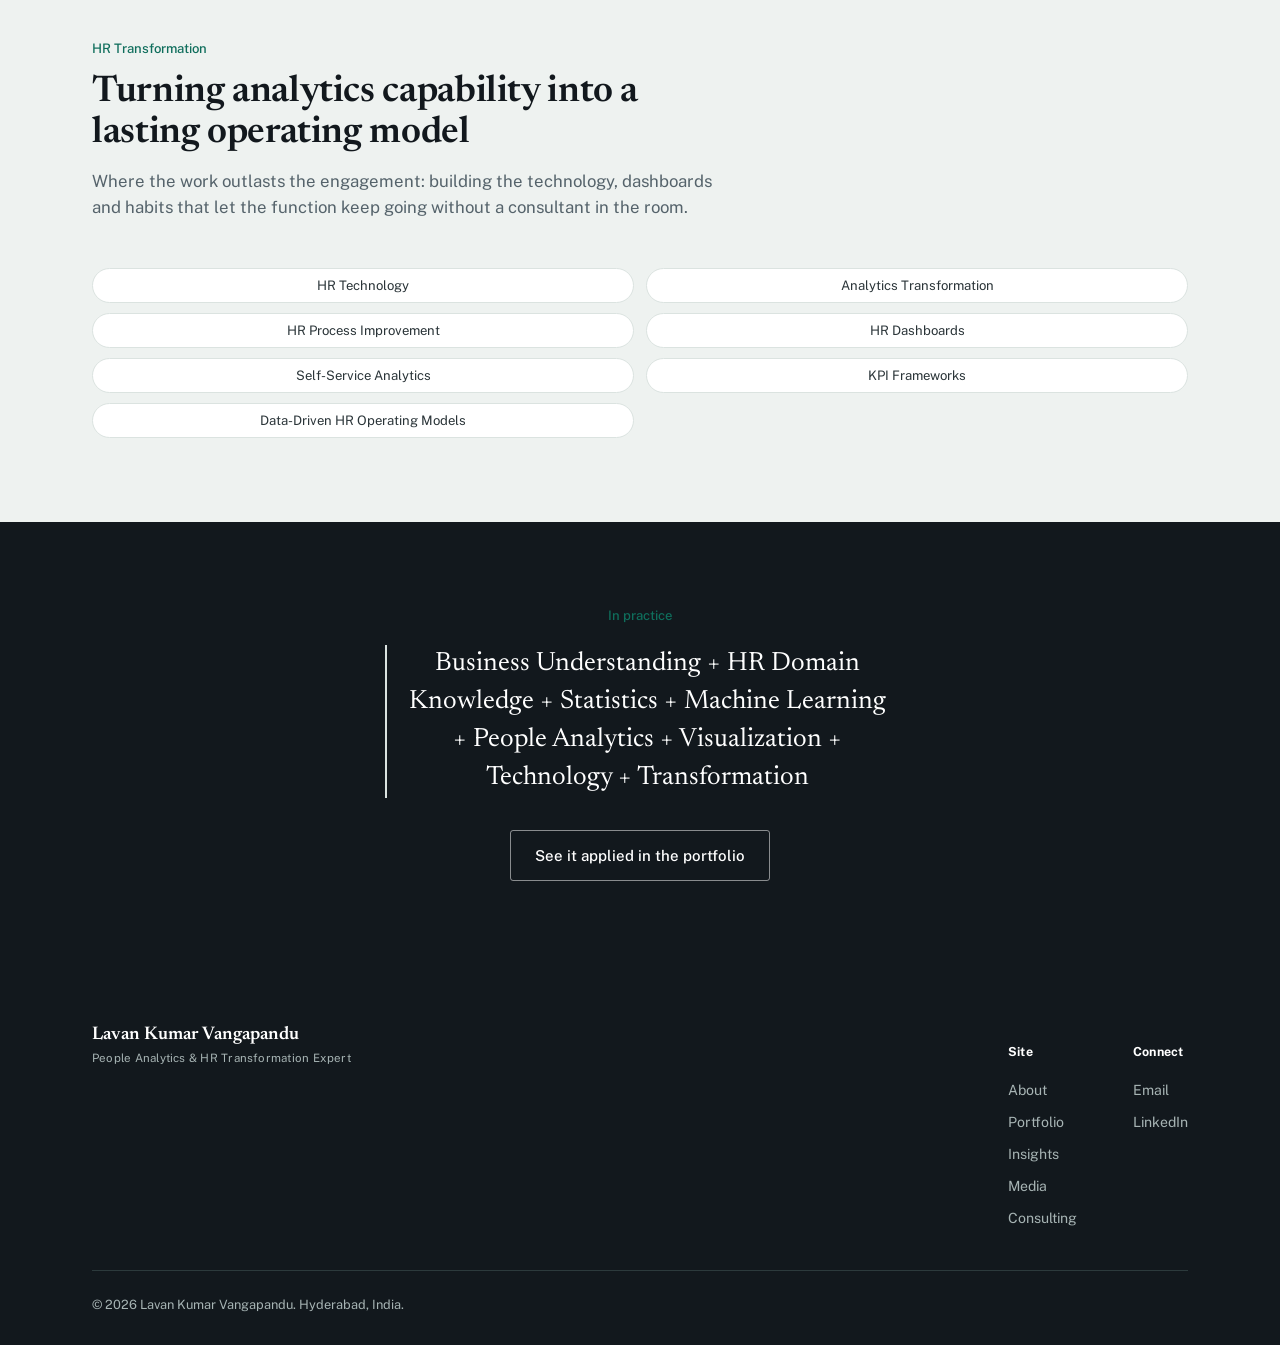
<file: what-i-do.html>
<!DOCTYPE html>
<html lang="en">
<head>
<meta charset="UTF-8">
<meta name="viewport" content="width=device-width, initial-scale=1.0">
<title>What I Do - People Analytics & HR Transformation | Lavan Kumar Vangapandu</title>
<meta name="description" content="People Analytics, Workforce Intelligence, Advanced Analytics, Machine Learning and HR Transformation capabilities - grounded in 19+ years of hands-on delivery.">
<link rel="stylesheet" href="assets/css/style.css">
</head>
<body>

<header class="site-header">
  <div class="wrap">
    <a href="index.html" class="brand">
      <span class="brand-name">Lavan Kumar Vangapandu</span>
      <span class="brand-role">People Analytics &amp; HR Transformation Expert</span>
    </a>
    <button class="nav-toggle" aria-label="Toggle menu" aria-expanded="false"><span></span></button>
    <nav class="main-nav">
      <div class="wrap">
        <ul>
          <li><a href="index.html" data-page="index.html">Home</a></li>
          <li><a href="about.html" data-page="about.html">About</a></li>
          <li><a href="what-i-do.html" data-page="what-i-do.html" class="active">What I Do</a></li>
          <li><a href="portfolio.html" data-page="portfolio.html">Portfolio</a></li>
          <li><a href="insights.html" data-page="insights.html">Insights</a></li>
          <li><a href="media.html" data-page="media.html">Media</a></li>
          <li><a href="consulting.html" data-page="consulting.html">Consulting</a></li>
          <li><a href="consulting.html#contact" class="nav-cta">Let's Work Together</a></li>
        </ul>
      </div>
    </nav>
  </div>
</header>

<main>
  <section class="hero" style="padding-bottom:56px;">
    <div class="wrap" style="grid-template-columns:1fr; max-width:760px;">
      <div>
        <div class="eyebrow">What I Do</div>
        <h1 style="font-size:clamp(2rem,4vw,2.8rem);">I solve workforce and organizational problems using data, analytics, technology and business thinking</h1>
        <p class="support" style="margin-top:20px;">I combine deep HR domain expertise with advanced analytics, statistical thinking, machine learning, visualization, and technology to translate workforce complexity into strategic intelligence that informs leadership decisions and enables organizational transformation.</p>
      </div>
    </div>
  </section>

  <section class="alt">
    <div class="wrap">
      <div class="section-head">
        <div class="eyebrow">People Analytics</div>
        <h2>Understanding the workforce as it is, not as the org chart assumes</h2>
        <p>Where the questions are about individuals and teams: who's likely to leave, who's engaged, and where performance or learning gaps sit.</p>
      </div>
      <div class="pill-row">
        <span class="pill">Workforce Analytics</span><span class="pill">Attrition &amp; Retention Analytics</span>
        <span class="pill">Employee Engagement</span><span class="pill">Performance Analytics</span>
        <span class="pill">Talent Analytics</span><span class="pill">Talent Acquisition Analytics</span>
        <span class="pill">Learning Analytics</span><span class="pill">Diversity Analytics</span><span class="pill">Succession Analytics</span>
      </div>
    </div>
  </section>

  <section>
    <div class="wrap">
      <div class="section-head">
        <div class="eyebrow">Workforce Intelligence</div>
        <h2>Structural and planning questions leadership has to answer with confidence</h2>
        <p>Where the questions move up a level: is the org structured right, do you have the right headcount in the right places, and what happens under different growth or cost scenarios.</p>
      </div>
      <div class="pill-row">
        <span class="pill">Workforce Planning</span><span class="pill">Organization Structure Analytics</span>
        <span class="pill">Span of Control</span><span class="pill">Workforce Cost Analytics</span>
        <span class="pill">Productivity Analytics</span><span class="pill">Talent Supply / Demand</span><span class="pill">Scenario Planning</span>
      </div>
    </div>
  </section>

  <section class="alt">
    <div class="wrap">
      <div class="section-head">
        <div class="eyebrow">Advanced Analytics</div>
        <h2>Statistical rigor behind every recommendation</h2>
        <p>The methods underneath the insights above - shown here for the technically literate buyer who wants to know the work will hold up to scrutiny.</p>
      </div>
      <div class="pill-row">
        <span class="pill">Regression</span><span class="pill">Logistic Regression</span><span class="pill">ANOVA</span><span class="pill">MANOVA</span>
        <span class="pill">T-tests</span><span class="pill">Chi-Square</span><span class="pill">Correlation</span><span class="pill">Factor Analysis</span>
        <span class="pill">PCA</span><span class="pill">Survival Analysis</span><span class="pill">Cox Regression</span>
        <span class="pill">Propensity Score Modeling</span><span class="pill">Experimental Design</span><span class="pill">A/B Testing</span>
        <span class="pill">Time Series Forecasting</span>
      </div>
    </div>
  </section>

  <section>
    <div class="wrap">
      <div class="section-head">
        <div class="eyebrow">Machine Learning</div>
        <h2>Prediction and segmentation applied to workforce problems</h2>
        <p>Where the goal shifts from explaining the past to predicting who's at risk, who fits a role, and how to group people meaningfully for action.</p>
      </div>
      <div class="pill-row">
        <span class="pill">Classification</span><span class="pill">Decision Trees</span><span class="pill">Random Forest</span>
        <span class="pill">Clustering</span><span class="pill">Predictive Modeling</span><span class="pill">Employee Segmentation</span><span class="pill">Risk Modeling</span>
      </div>
    </div>
  </section>

  <section class="alt">
    <div class="wrap">
      <div class="section-head">
        <div class="eyebrow">HR Transformation</div>
        <h2>Turning analytics capability into a lasting operating model</h2>
        <p>Where the work outlasts the engagement: building the technology, dashboards and habits that let the function keep going without a consultant in the room.</p>
      </div>
      <div class="pill-row">
        <span class="pill">HR Technology</span><span class="pill">Analytics Transformation</span><span class="pill">HR Process Improvement</span>
        <span class="pill">HR Dashboards</span><span class="pill">Self-Service Analytics</span><span class="pill">KPI Frameworks</span>
        <span class="pill">Data-Driven HR Operating Models</span>
      </div>
    </div>
  </section>

  <section class="dark">
    <div class="wrap" style="text-align:center;">
      <div class="eyebrow">In practice</div>
      <p class="quote-block" style="margin:0 auto; color:var(--white);">Business Understanding + HR Domain Knowledge + Statistics + Machine Learning + People Analytics + Visualization + Technology + Transformation</p>
      <div class="cta-row" style="margin-top:32px; justify-content:center;">
        <a href="portfolio.html" class="btn btn-outline-light">See it applied in the portfolio</a>
      </div>
    </div>
  </section>

</main>

<footer>
  <div class="wrap">
    <div class="footer-top">
      <div>
        <div class="brand-name">Lavan Kumar Vangapandu</div>
        <div class="brand-role">People Analytics &amp; HR Transformation Expert</div>
      </div>
      <div class="footer-links">
        <div class="footer-col">
          <h5>Site</h5>
          <a href="about.html">About</a>
          <a href="portfolio.html">Portfolio</a>
          <a href="insights.html">Insights</a>
          <a href="media.html">Media</a>
          <a href="consulting.html">Consulting</a>
        </div>
        <div class="footer-col">
          <h5>Connect</h5>
          <a href="mailto:lavan@tasthaintelion.com">Email</a>
          <a href="https://www.linkedin.com/" target="_blank" rel="noopener">LinkedIn</a>
        </div>
      </div>
    </div>
    <div class="footer-bottom">
      <span>© <span id="year"></span> Lavan Kumar Vangapandu. Hyderabad, India.</span>
    </div>
  </div>
</footer>
<script src="assets/js/main.js"></script>
</body>
</html>
</file>
<file: assets/css/style.css>
/* ============================================================
   LAVAN KUMAR VANGAPANDU — People Analytics & HR Transformation
   Design tokens
   ============================================================ */

@import url('https://fonts.googleapis.com/css2?family=Newsreader:ital,opsz,wght@0,6..72,400;0,6..72,500;0,6..72,600;1,6..72,500&family=Public+Sans:wght@400;500;600;700&family=IBM+Plex+Mono:wght@500&display=swap');

:root{
  --ink:        #12181D;   /* cool charcoal — primary text / dark surfaces */
  --ink-soft:   #2A3438;
  --paper:      #FFFFFF;   /* true white background */
  --paper-dim:  #EEF2F0;   /* section alternation — cool, not cream */
  --white:      #FFFFFF;
  --slate:      #55636B;   /* secondary text on paper */
  --slate-on-dark: #A7B4B4;
  --line:       #DBE3E0;   /* hairline on paper */
  --line-dark:  #2C3A3C;   /* hairline on ink */
  --blue:       #0F6E5C;   /* deep emerald-teal — data / analytics accent */
  --blue-deep:  #0A4A3E;
  --amber:      #A9752B;   /* single warm highlight, used sparingly */

  --font-display: 'Newsreader', Georgia, serif;
  --font-body: 'Public Sans', -apple-system, BlinkMacSystemFont, sans-serif;
  --font-mono: 'IBM Plex Mono', monospace;

  --maxw: 1160px;
  --radius: 3px;
}

*,*::before,*::after{ box-sizing: border-box; }
html{ scroll-behavior: smooth; }
body{
  margin:0;
  font-family: var(--font-body);
  color: var(--ink);
  background: var(--paper);
  line-height: 1.55;
  -webkit-font-smoothing: antialiased;
}
img{ max-width:100%; display:block; }
a{ color:inherit; text-decoration:none; }
ul{ margin:0; padding:0; list-style:none; }
h1,h2,h3,h4{ font-family: var(--font-display); font-weight:600; margin:0; line-height:1.12; letter-spacing:-0.01em; }
p{ margin:0; }
button{ font-family:inherit; cursor:pointer; }

:focus-visible{ outline: 2px solid var(--blue); outline-offset: 3px; }

.wrap{ max-width: var(--maxw); margin:0 auto; padding: 0 32px; }
@media (max-width: 640px){ .wrap{ padding: 0 20px; } }

/* ---------------- Header / Nav ---------------- */
.site-header{
  position: sticky; top:0; z-index: 50;
  background: rgba(255,255,255,0.90);
  backdrop-filter: blur(8px);
  border-bottom: 1px solid var(--line);
}
.site-header .wrap{ display:flex; align-items:center; justify-content:space-between; height:76px; }
.brand{ display:flex; flex-direction:column; gap:1px; }
.brand-name{ font-family: var(--font-display); font-size:1.15rem; font-weight:600; color:var(--ink); }
.brand-role{ font-size:0.72rem; color:var(--slate); letter-spacing:0.02em; }
.main-nav ul{ display:flex; gap: 30px; align-items:center; }
.main-nav a{ font-size:0.92rem; color:var(--ink-soft); padding:6px 0; border-bottom:1px solid transparent; transition: border-color .15s ease, color .15s ease; }
.main-nav a:hover, .main-nav a.active{ color: var(--blue); border-bottom-color: var(--blue); }
.nav-cta{ background:var(--ink); color:var(--paper) !important; padding:9px 18px !important; border-radius: var(--radius); border-bottom:none !important; }
.nav-cta:hover{ background: var(--blue-deep); color:var(--white) !important; }
.nav-toggle{ display:none; background:none; border:none; padding:8px; }
.nav-toggle span, .nav-toggle span::before, .nav-toggle span::after{
  content:''; display:block; width:22px; height:2px; background:var(--ink); position:relative; transition:.2s;
}
.nav-toggle span::before{ position:absolute; top:-7px; width:22px; height:2px; background:var(--ink); }
.nav-toggle span::after{ position:absolute; top:7px; width:22px; height:2px; background:var(--ink); }

@media (max-width: 880px){
  .nav-toggle{ display:block; }
  .main-nav{ position:fixed; inset:76px 0 0 0; background:var(--paper); transform: translateX(100%); transition: transform .25s ease; overflow-y:auto; }
  .main-nav.open{ transform: translateX(0); }
  .main-nav .wrap{ padding: 0; }
  .main-nav ul{ flex-direction:column; align-items:flex-start; gap:0; padding: 12px 24px 40px; }
  .main-nav li{ width:100%; border-bottom:1px solid var(--line); }
  .main-nav a{ display:block; padding:16px 0; }
  .nav-cta{ margin-top:16px; display:inline-block; }
}

/* ---------------- Buttons ---------------- */
.btn{
  display:inline-flex; align-items:center; gap:8px;
  font-size:0.94rem; font-weight:500; padding: 13px 24px;
  border-radius: var(--radius); border:1px solid transparent; transition: all .15s ease;
}
.btn-primary{ background: var(--ink); color: var(--paper); }
.btn-primary:hover{ background: var(--blue-deep); }
.btn-outline{ background:transparent; color:var(--ink); border-color: var(--ink); }
.btn-outline:hover{ background: var(--ink); color: var(--paper); }
.btn-outline-light{ background:transparent; color:var(--paper); border-color: rgba(255,255,255,0.5); }
.btn-outline-light:hover{ background: var(--paper); color: var(--ink); }

/* ---------------- Hero ---------------- */
.hero{ padding: 76px 0 88px; position:relative; overflow:hidden; }
.hero .wrap{ display:grid; grid-template-columns: 1.15fr 0.85fr; gap:56px; align-items:center; }
.eyebrow{ font-size:0.82rem; color:var(--blue); font-weight:500; margin-bottom:18px; }
.hero h1{ font-size: clamp(2.3rem, 4.2vw, 3.4rem); color:var(--ink); }
.hero .lede{ font-size:1.2rem; color:var(--ink-soft); margin-top: 20px; font-family: var(--font-display); font-weight:400; }
.hero .support{ margin-top:20px; color:var(--slate); font-size:1.02rem; max-width:52ch; }
.hero .cta-row{ margin-top:34px; display:flex; gap:14px; flex-wrap:wrap; }
.hero-meta{ margin-top: 40px; display:flex; gap: 28px; flex-wrap:wrap; }
.hero-meta div{ font-family: var(--font-mono); font-size:0.78rem; color:var(--slate); }
.hero-meta strong{ display:block; font-family: var(--font-display); font-size:1.5rem; color:var(--ink); font-weight:600; }

.hero-viz{ position:relative; }

@media (max-width: 880px){
  .hero .wrap{ grid-template-columns: 1fr; }
  .hero-viz{ order:-1; max-width:280px; margin:0 auto 12px; }
}

/* ---------------- Sections ---------------- */
section{ padding: 84px 0; }
section.alt{ background: var(--paper-dim); }
section.dark{ background: var(--ink); color: var(--paper); }
section.dark .slate-text{ color: var(--slate-on-dark); }
.section-head{ max-width: 640px; margin-bottom: 48px; }
.section-head.center{ margin-left:auto; margin-right:auto; text-align:center; }
.section-head h2{ font-size: clamp(1.7rem, 3vw, 2.3rem); }
.section-head .eyebrow{ margin-bottom:12px; }
.section-head p{ color: var(--slate); margin-top:14px; font-size:1.05rem; }
.dark .section-head p{ color: var(--slate-on-dark); }

/* ---------------- What I Do grid ---------------- */
.capability-grid{ display:grid; grid-template-columns: repeat(3, 1fr); gap:1px; background: var(--line); border:1px solid var(--line); }
.capability-card{ background: var(--paper); padding: 30px 28px; }
.capability-card h3{ font-size:1.05rem; margin-bottom:14px; color:var(--ink); }
.capability-card ul li{ font-size:0.92rem; color:var(--slate); padding: 5px 0; border-top:1px solid var(--line); }
.capability-card ul li:first-child{ border-top:none; }
@media (max-width: 880px){ .capability-grid{ grid-template-columns:1fr; } }

/* ---------------- Portfolio ---------------- */
.flagship-list{ display:flex; flex-direction:column; gap:1px; background:var(--line); border:1px solid var(--line); }
.flagship-row{ background:var(--paper); display:grid; grid-template-columns: 90px 1fr 240px; gap:28px; padding: 34px 30px; align-items:center; transition: background .15s; }
.flagship-row:hover{ background: var(--white); }
.flagship-num{ font-family: var(--font-mono); color: var(--blue); font-size:0.85rem; }
.flagship-body h3{ font-size:1.35rem; margin-bottom:8px; }
.flagship-body p{ color:var(--slate); font-size:0.98rem; max-width:60ch; }
.flagship-tags{ display:flex; gap:8px; flex-wrap:wrap; margin-top:12px; }
.tag{ font-family:var(--font-mono); font-size:0.68rem; padding:4px 8px; background: var(--paper-dim); color: var(--slate); border-radius: 2px; }
.flagship-cta{ justify-self:end; text-align:right; }
.flagship-cta .arrow-link{ font-weight:500; color:var(--ink); border-bottom:1px solid var(--ink); padding-bottom:2px; }
@media (max-width: 780px){
  .flagship-row{ grid-template-columns:1fr; }
  .flagship-cta{ justify-self:start; text-align:left; }
}

.project-grid{ display:grid; grid-template-columns: repeat(2,1fr); gap:1px; background:var(--line); border:1px solid var(--line); margin-top: 1px;}
.project-card{ background:var(--paper); padding: 28px; display:flex; flex-direction:column; gap:14px; }
.project-card .cat{ font-family:var(--font-mono); font-size:0.7rem; color:var(--blue); }
.project-card h3{ font-size:1.15rem; }
.project-card p{ color:var(--slate); font-size:0.92rem; }
.project-card .arrow-link{ margin-top:auto; font-size:0.9rem; font-weight:500; }
@media (max-width: 780px){ .project-grid{ grid-template-columns:1fr; } }

.placeholder-card{ border: 1px dashed var(--line); background: transparent !important; display:flex; align-items:center; justify-content:center; text-align:center; color:var(--slate); font-size:0.88rem; padding:40px 28px; }

/* ---------------- Project detail page ---------------- */
.project-hero{ background: var(--ink); color: var(--paper); padding: 64px 0 56px; }
.project-hero .cat{ font-family:var(--font-mono); color:var(--blue); font-size:0.8rem; margin-bottom:16px; }
.project-hero h1{ font-size: clamp(2rem, 4vw, 2.9rem); color:var(--white); max-width: 20ch; }
.project-hero .tagline{ margin-top:18px; font-family:var(--font-display); font-size:1.15rem; color:var(--slate-on-dark); max-width:60ch; }
.project-hero .stat-row{ display:flex; gap:36px; margin-top:40px; flex-wrap:wrap; }
.project-hero .stat-row div{ font-family:var(--font-mono); font-size:0.72rem; color:var(--slate-on-dark); }
.project-hero .stat-row strong{ display:block; font-family:var(--font-display); font-size:1.6rem; color:var(--white); }

.case-block{ padding: 56px 0; border-bottom:1px solid var(--line); }
.case-block:last-of-type{ border-bottom:none; }
.case-block .label{ font-family:var(--font-mono); font-size:0.75rem; color:var(--blue); margin-bottom:14px; }
.case-block h2{ font-size:1.5rem; margin-bottom:18px; max-width:32ch; }
.case-block .content{ color:var(--slate); font-size:1.02rem; max-width:70ch; }
.case-block .content p + p{ margin-top:14px; }

.module-list{ display:grid; grid-template-columns: repeat(2,1fr); gap:1px; background:var(--line); border:1px solid var(--line); margin-top:24px; }
.module-item{ background:var(--paper); padding:22px 24px; }
.module-item h4{ font-size:0.98rem; margin-bottom:6px; }
.module-item p{ font-size:0.88rem; color:var(--slate); }
@media (max-width: 700px){ .module-list{ grid-template-columns:1fr; } }

.download-row{ display:flex; gap:14px; flex-wrap:wrap; margin-top:20px; }
.download-chip{ display:inline-flex; align-items:center; gap:8px; padding:11px 18px; border:1px solid var(--line); border-radius: var(--radius); font-size:0.88rem; }
.download-chip.disabled{ color: var(--slate); font-style:italic; border-style:dashed; }

.demo-note{ background: var(--paper-dim); border-left: 3px solid var(--amber); padding: 16px 20px; font-size:0.9rem; color:var(--slate); margin-top:20px; }

/* ---------------- Career journey (About) ---------------- */
.journey{ position:relative; padding-left: 32px; border-left: 1px solid var(--line); }
.journey-item{ padding-bottom: 44px; position:relative; }
.journey-item:last-child{ padding-bottom:0; }
.journey-item::before{ content:''; position:absolute; left:-37px; top:4px; width:9px; height:9px; border-radius:50%; background: var(--blue); }
.journey-item .when{ font-family:var(--font-mono); font-size:0.75rem; color:var(--blue); }
.journey-item h3{ font-size:1.15rem; margin: 6px 0 4px; }
.journey-item .org{ color:var(--slate); font-size:0.92rem; margin-bottom:10px; }
.journey-item p{ color:var(--slate); font-size:0.95rem; max-width:66ch; }

/* ---------------- Competency bars / lists ---------------- */
.comp-block{ margin-bottom: 30px; }
.comp-block h4{ font-size:0.95rem; margin-bottom:10px; color:var(--ink); }
.pill-row{
  display:grid;
  grid-template-columns: 1fr 1fr;  /* two even columns instead of ragged flex-wrap */
  gap:10px 12px;
}
.pill{
  font-size:0.82rem;
  padding:8px 14px;
  background:var(--white);
  border:1px solid var(--line);
  border-radius: 20px;
  color:var(--ink-soft);
  line-height:1.3;
  text-align:center;
  white-space:normal;      /* allow wrapping inside the fixed column width */
}
@media (max-width: 560px){
  .pill-row{ grid-template-columns: 1fr; }
}

/* ---------------- Engagement models ---------------- */
.engage-grid{ display:grid; grid-template-columns: repeat(3,1fr); gap:1px; background:var(--line); border:1px solid var(--line); }
.engage-card{ background: var(--paper); padding:30px 26px; }
.engage-card .n{ font-family:var(--font-mono); color:var(--blue); font-size:0.78rem; margin-bottom:14px; }
.engage-card h3{ font-size:1.1rem; margin-bottom:10px; }
.engage-card p{ font-size:0.9rem; color:var(--slate); }
@media (max-width: 880px){ .engage-grid{ grid-template-columns:1fr; } }

/* ---------------- Forms ---------------- */
.contact-layout{ display:grid; grid-template-columns: 1fr 1fr; gap: 56px; }
form.enquiry{ display:flex; flex-direction:column; gap:18px; }
.field label{ display:block; font-size:0.85rem; color:var(--slate); margin-bottom:6px; }
.field input, .field select, .field textarea{
  width:100%; padding:12px 14px; border:1px solid var(--line); border-radius: var(--radius);
  background: var(--white); font-family: inherit; font-size:0.95rem; color:var(--ink);
}
.field textarea{ min-height:120px; resize:vertical; }
.form-note{ font-size:0.82rem; color:var(--slate); }
@media (max-width: 880px){ .contact-layout{ grid-template-columns:1fr; } }

/* ---------------- Insights / Resources ---------------- */
.filter-bar{ display:flex; gap:10px; flex-wrap:wrap; margin-bottom: 36px; }
.filter-chip{ font-size:0.85rem; padding:8px 16px; border:1px solid var(--line); border-radius:20px; background:var(--paper); color:var(--slate); }
.filter-chip.active{ background:var(--ink); color:var(--paper); border-color:var(--ink); }
.insight-grid{ display:grid; grid-template-columns: repeat(3,1fr); gap: 24px; }
.insight-card{ border:1px solid var(--line); background:var(--white); padding:24px; display:flex; flex-direction:column; gap:10px; }
.insight-card .meta{ font-family:var(--font-mono); font-size:0.68rem; color:var(--blue); }
.insight-card h3{ font-size:1.05rem; }
.insight-card p{ font-size:0.88rem; color:var(--slate); }
@media (max-width: 900px){ .insight-grid{ grid-template-columns: repeat(2,1fr); } }
@media (max-width: 620px){ .insight-grid{ grid-template-columns: 1fr; } }
.empty-state{ border:1px dashed var(--line); padding: 48px 32px; text-align:center; color:var(--slate); grid-column: 1 / -1; }
.empty-state h3{ color:var(--ink); font-size:1.1rem; margin-bottom:8px; }

/* ---------------- Flagship inline stats ---------------- */
.flagship-stats{ display:flex; flex-wrap:wrap; gap:20px; margin:12px 0 4px; }
.flagship-stat{ font-size:0.82rem; color:var(--slate); }
.flagship-stat strong{ font-family:var(--font-mono); font-size:1.05rem; color:var(--blue); display:block; line-height:1.3; }

/* ---------------- Form status ---------------- */
.form-status{ font-size:0.88rem; margin-top:12px; min-height:1.2em; }
.form-status-note{ color: var(--slate); }
.form-status-ok{ color: var(--blue); font-weight:600; }
.form-status-error{ color: #9B2C2C; font-weight:600; }

/* ---------------- Media & Presentations ---------------- */
.media-grid{ display:grid; grid-template-columns: repeat(3,1fr); gap: 24px; }
@media (max-width: 900px){ .media-grid{ grid-template-columns: repeat(2,1fr); } }
@media (max-width: 620px){ .media-grid{ grid-template-columns: 1fr; } }
.media-card{ display:flex; flex-direction:column; border:1px solid var(--line); background:var(--white); overflow:hidden; transition: border-color .15s ease; }
.media-card:hover{ border-color: var(--blue); }
.media-card-disabled{ cursor:default; opacity:0.7; }
.media-thumb{ position:relative; aspect-ratio: 16/9; background-size:cover; background-position:center; background-color: var(--ink); display:flex; align-items:center; justify-content:center; }
.media-thumb-fallback{ background: linear-gradient(135deg, var(--ink) 0%, var(--blue-deep) 100%); }
.media-thumb-icon{ font-size:1.6rem; color: var(--paper); opacity:0.9; }
.media-card-body{ padding: 20px 22px; display:flex; flex-direction:column; gap:8px; }
.media-meta{ font-family:var(--font-mono); font-size:0.68rem; color:var(--blue); }
.media-card-body h3{ font-size:1.02rem; }
.media-card-body p{ font-size:0.9rem; color:var(--slate); }
.media-soon{ font-size:0.78rem; color:var(--slate); font-style:italic; }

.media-lightbox{ display:none; position:fixed; inset:0; z-index:100; background:rgba(10,14,17,0.92); align-items:center; justify-content:center; padding: 24px; }
.media-lightbox.open{ display:flex; }
.media-lightbox-inner{ width:100%; max-width: 960px; position:relative; }
.media-lightbox-frame{ position:relative; width:100%; aspect-ratio:16/9; background:#000; }
.media-lightbox-frame iframe{ position:absolute; inset:0; width:100%; height:100%; border:0; }
.media-lightbox-close{ position:absolute; top:-40px; right:0; background:none; border:none; color:var(--paper); font-size:1.8rem; line-height:1; cursor:pointer; }

/* ---------------- Media teaser (homepage) ---------------- */
.media-teaser-grid{ display:grid; grid-template-columns: repeat(3,1fr); gap:24px; }
@media (max-width: 880px){ .media-teaser-grid{ grid-template-columns:1fr; } }

/* ---------------- Footer ---------------- */
footer{ background: var(--ink); color: var(--slate-on-dark); padding: 56px 0 30px; }
.footer-top{ display:flex; justify-content:space-between; flex-wrap:wrap; gap:32px; padding-bottom:36px; border-bottom:1px solid var(--line-dark); }
.footer-top .brand-name{ color:var(--white); }
.footer-top .brand-role{ color: var(--slate-on-dark); }
.footer-links{ display:flex; gap:56px; flex-wrap:wrap; }
.footer-col h5{ font-size:0.78rem; color: var(--paper); margin-bottom:14px; letter-spacing:0.02em; }
.footer-col a{ display:block; font-size:0.88rem; padding:5px 0; color: var(--slate-on-dark); }
.footer-col a:hover{ color: var(--white); }
.footer-bottom{ display:flex; justify-content:space-between; padding-top:24px; font-size:0.8rem; flex-wrap:wrap; gap:10px; }

/* ---------------- Misc ---------------- */
.arrow-link::after{ content:'\2192'; margin-left:6px; }
.badge-demo{ display:inline-block; font-family:var(--font-mono); font-size:0.68rem; padding:4px 10px; border:1px solid var(--amber); color: var(--amber); border-radius:2px; }
.two-col{
  display:grid;
  grid-template-columns:1fr 1fr;
  gap:48px;
  align-items:center;   /* vertically centers the quote-block against the left column */
}
@media (max-width:880px){ .two-col{ grid-template-columns:1fr; } }
.quote-block{
  font-family: var(--font-display);
  font-size:1.65rem;
  line-height:1.45;
  color:var(--ink);
  max-width:34ch;
  padding-left:12px;
  border-left:2px solid var(--line);
}
.breadcrumb{ font-size:0.85rem; color:var(--slate-on-dark); margin-bottom:20px; }
.breadcrumb a{ color: var(--slate-on-dark); border-bottom:1px solid transparent; }
.breadcrumb a:hover{ border-bottom-color: currentColor; }
</file>
